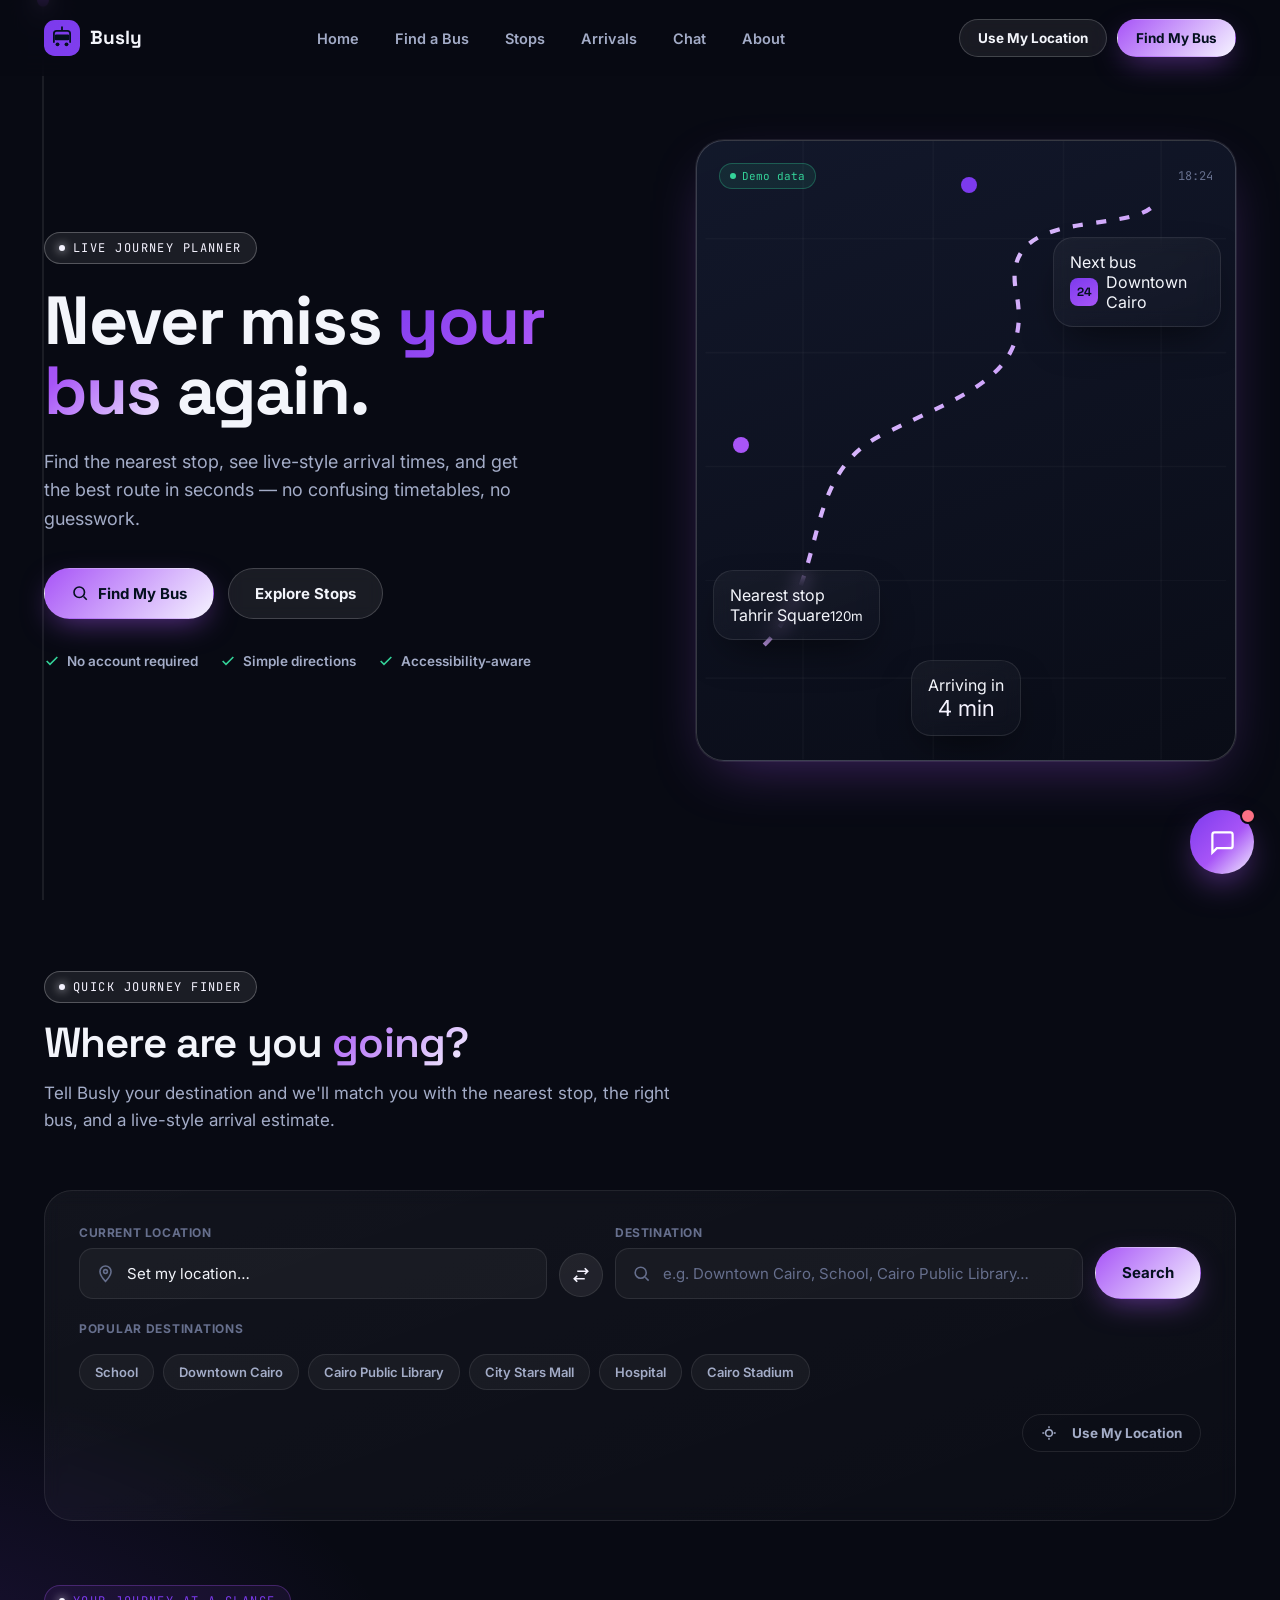
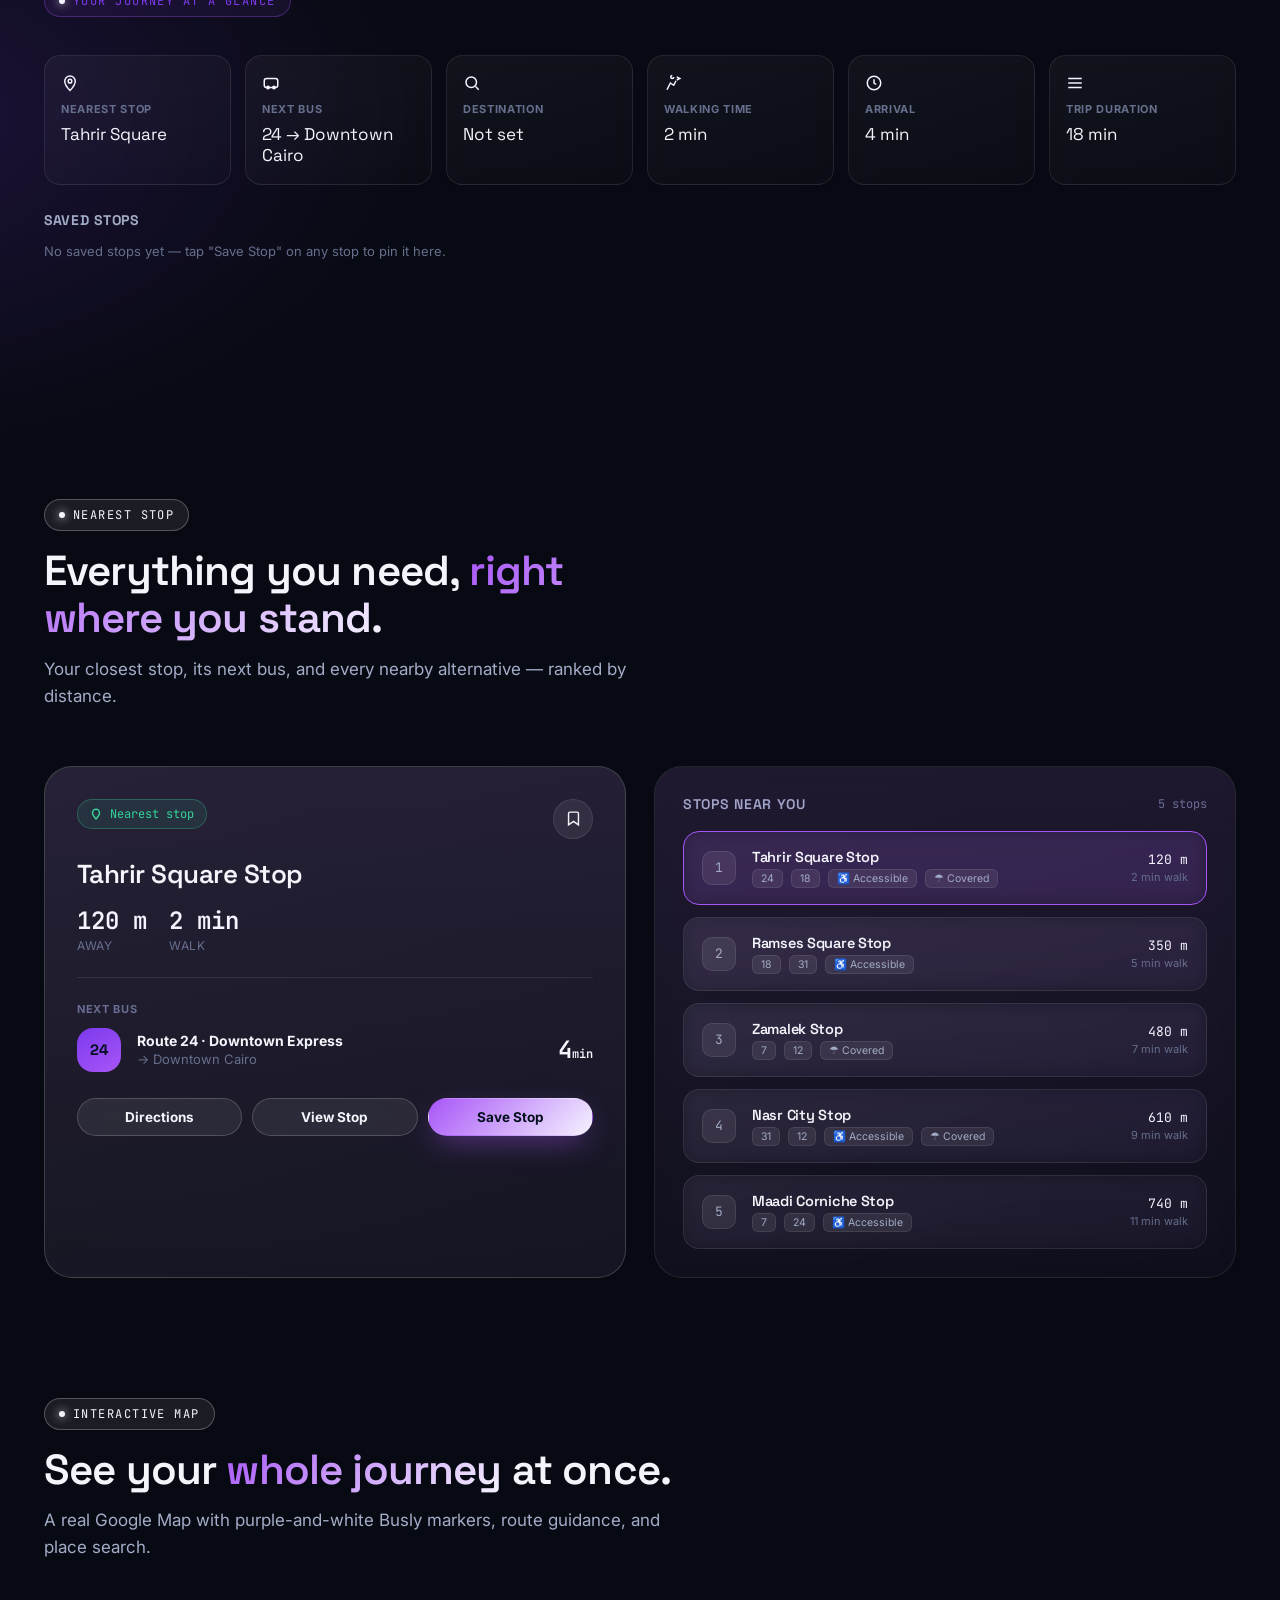
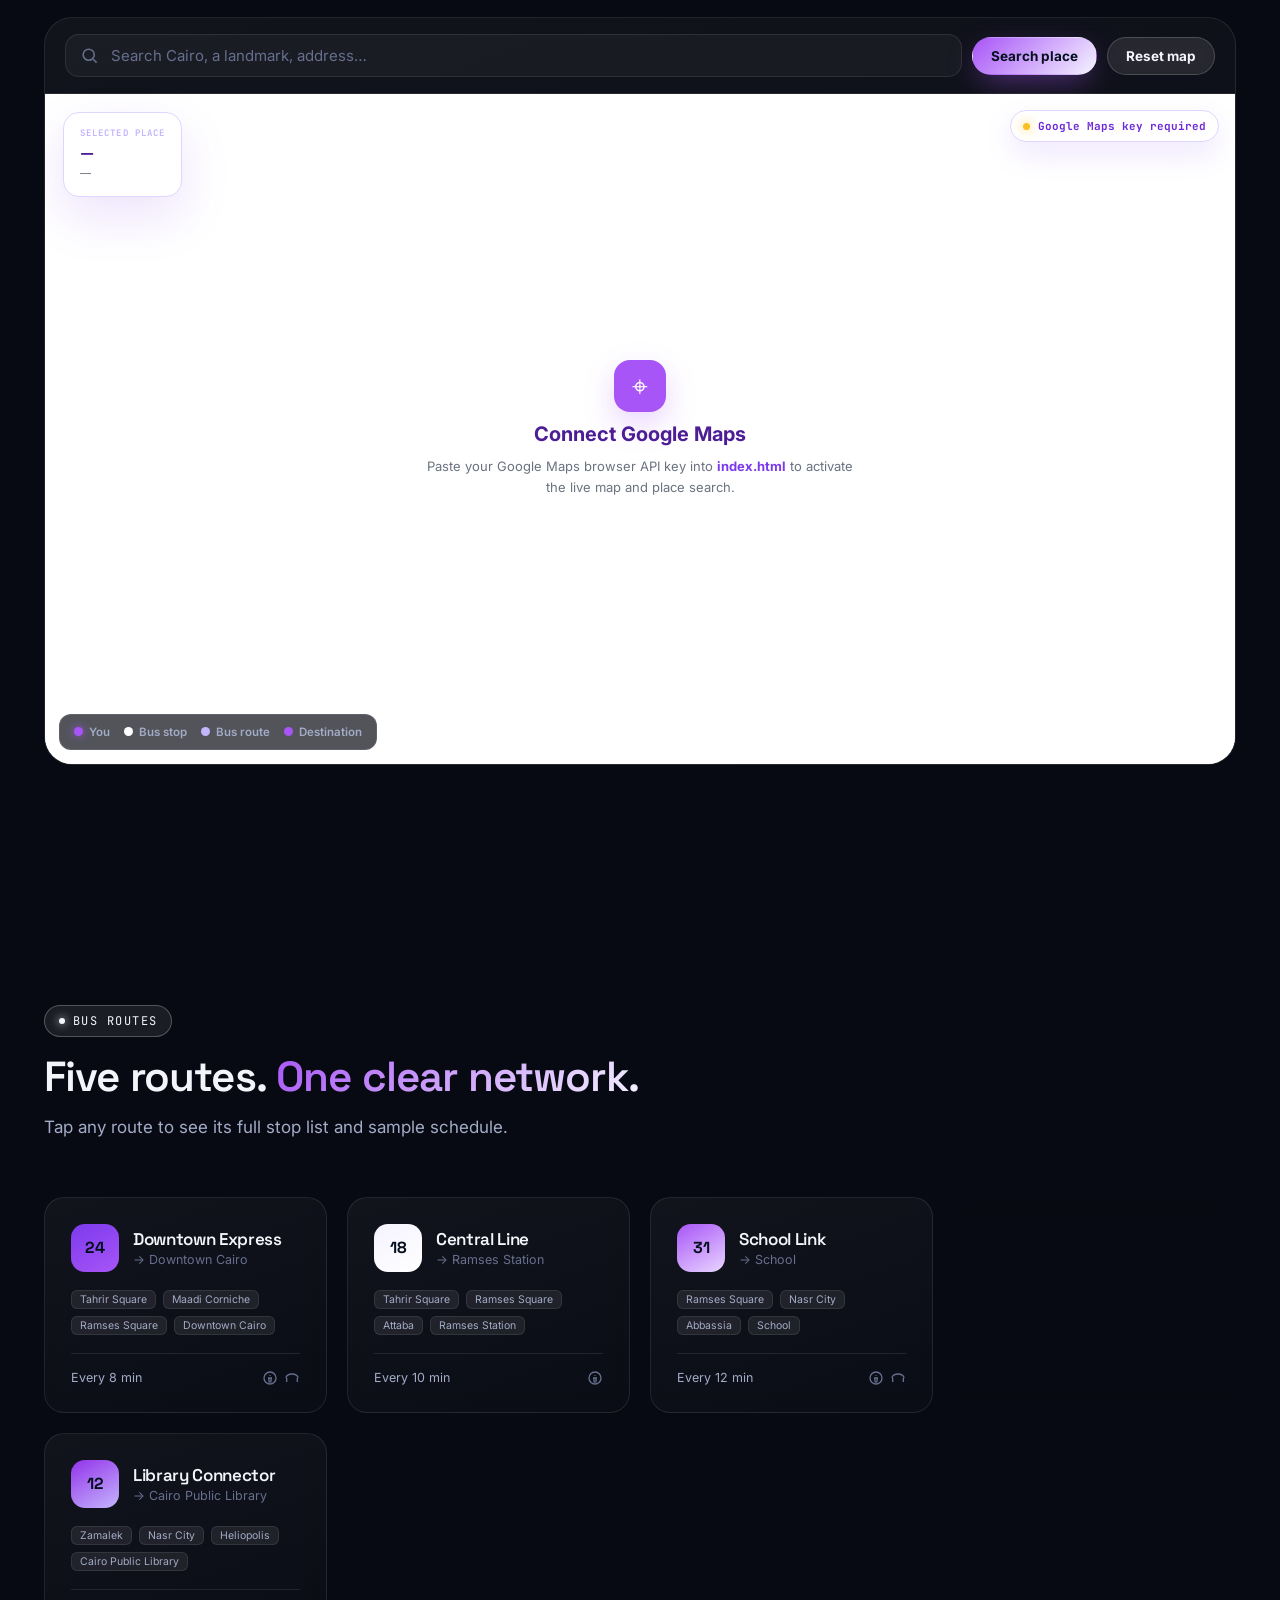
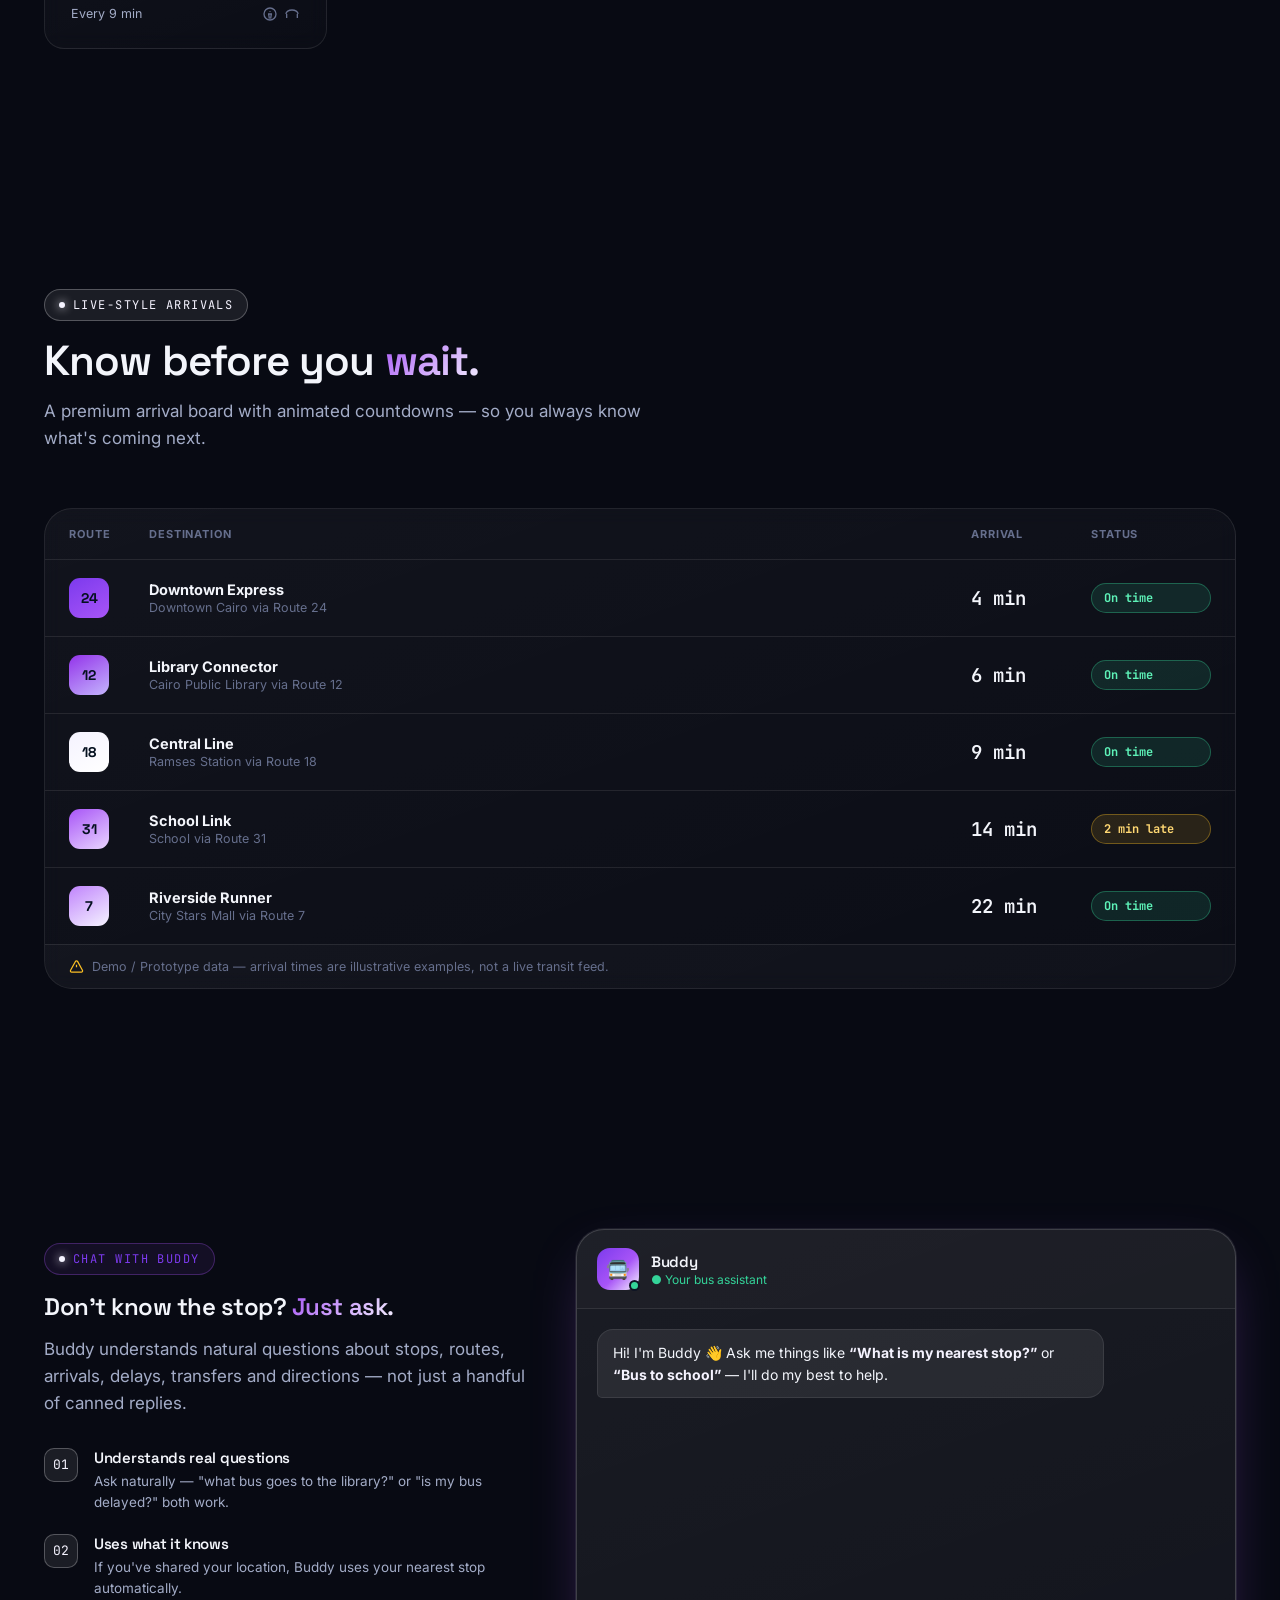
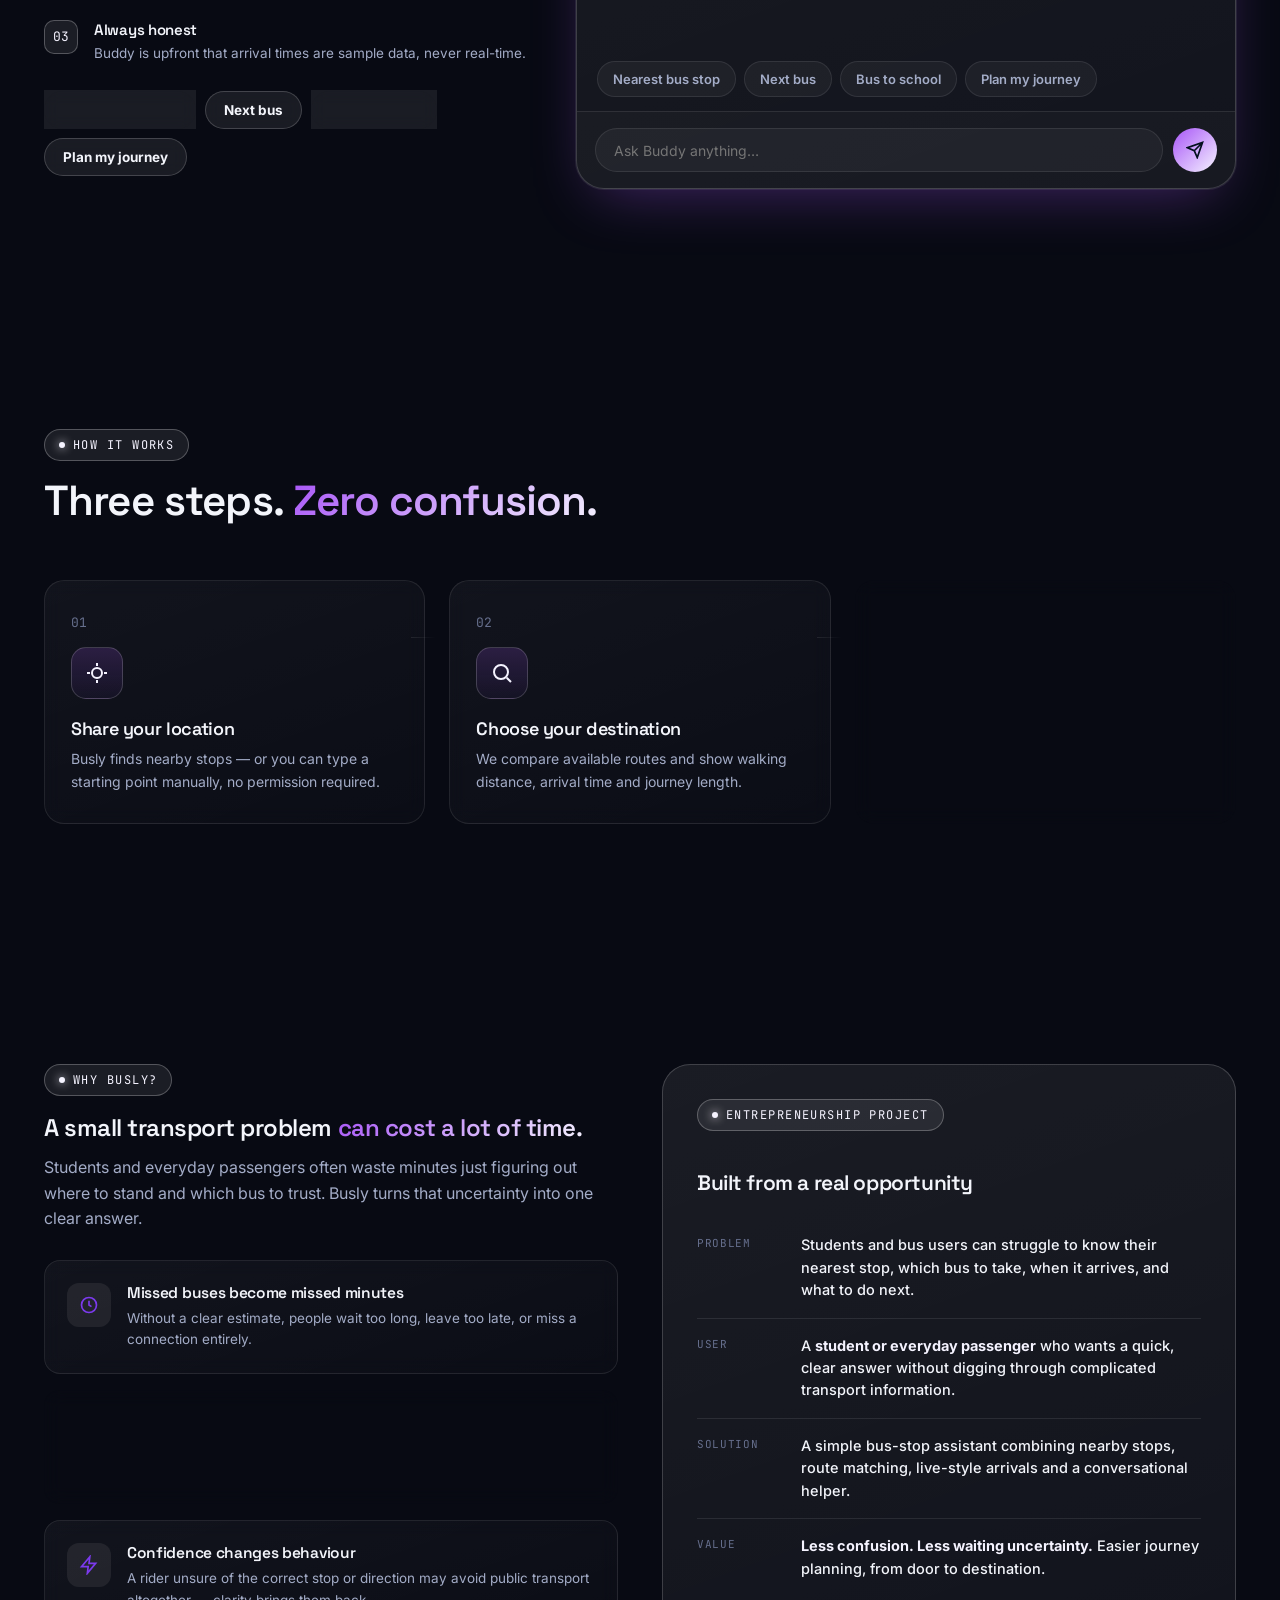
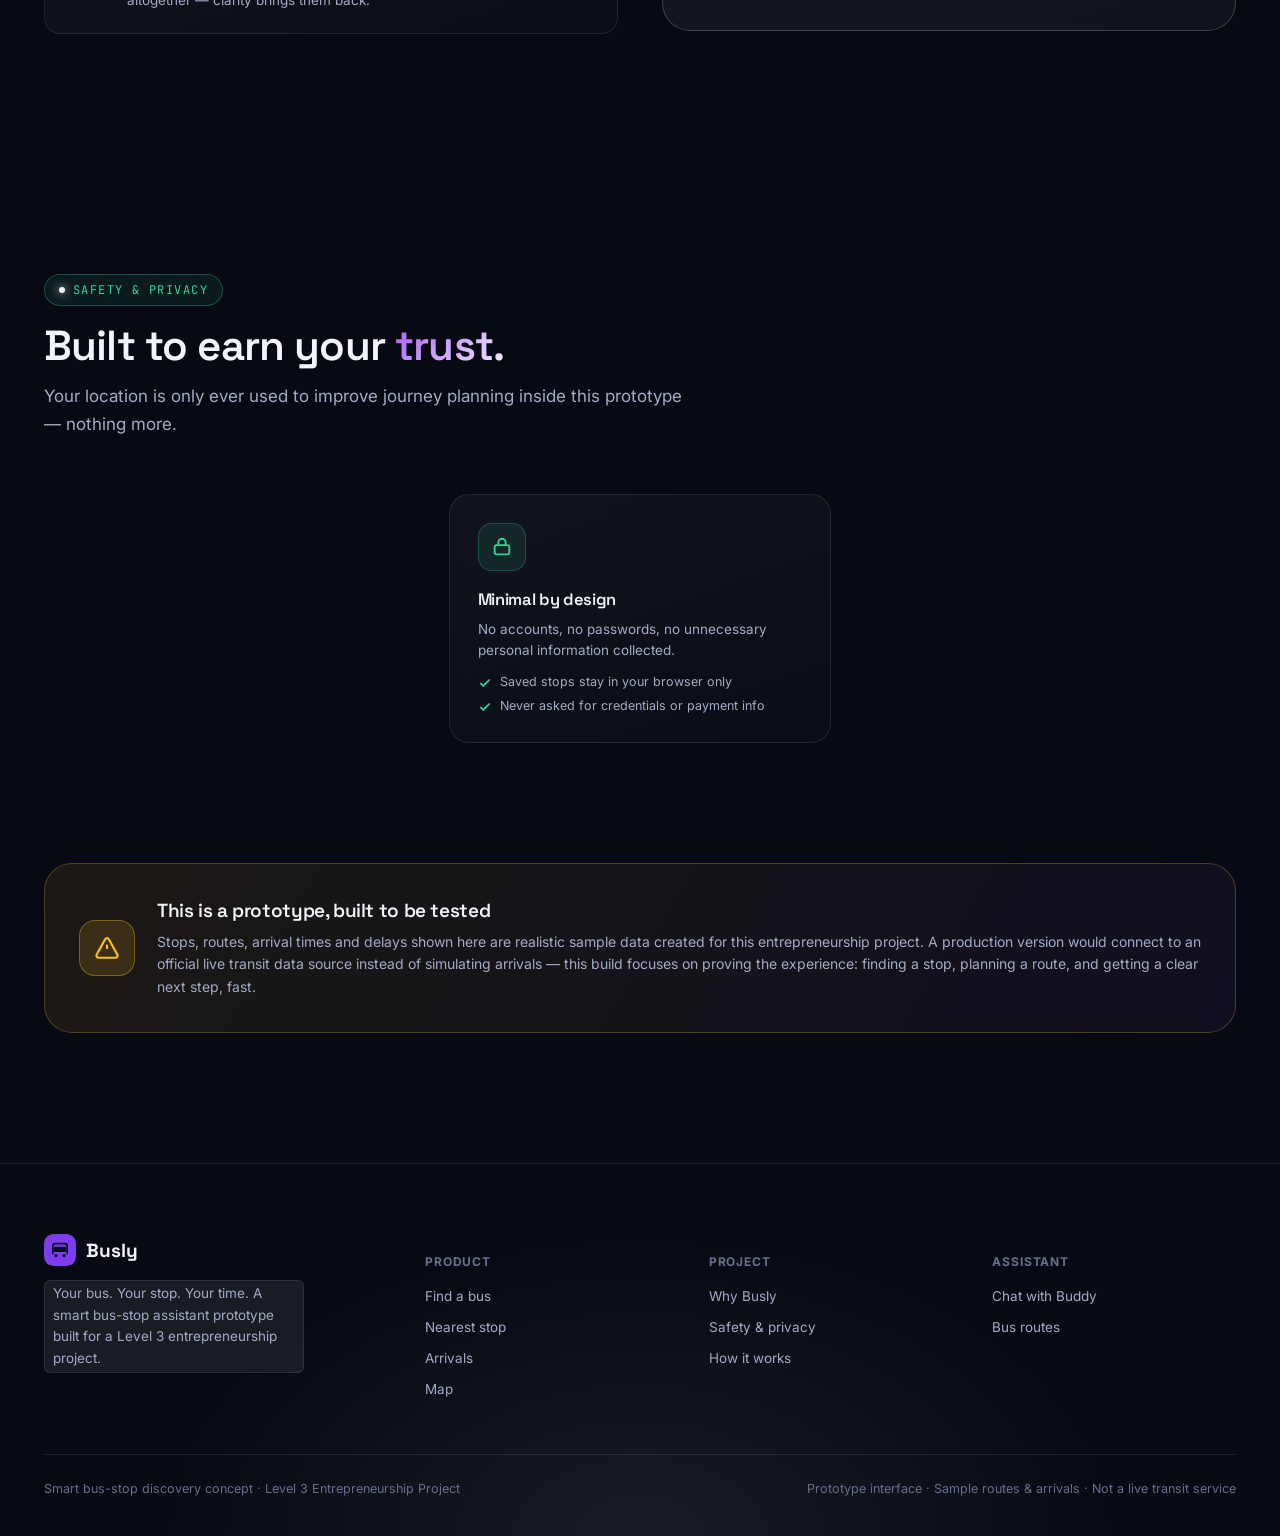
<file: index.html>
<!DOCTYPE html>
<html lang="en">
<head>
<meta charset="UTF-8">
<meta name="viewport" content="width=device-width, initial-scale=1.0">
<meta name="theme-color" content="#080b14">
<title>Busly — Your bus. Your stop. Your time.</title>
<meta name="description" content="Busly is a smart bus-stop assistant prototype: find your nearest stop, plan a journey, see live-style arrivals, and ask Buddy for help.">
<link rel="preconnect" href="https://fonts.googleapis.com">
<link rel="preconnect" href="https://fonts.gstatic.com" crossorigin>
<link href="https://fonts.googleapis.com/css2?family=Space+Grotesk:wght@500;600;700&family=Inter:wght@400;500;600;700;800&family=JetBrains+Mono:wght@400;500;600&display=swap" rel="stylesheet">
<link rel="stylesheet" href="style.css">
</head>
<body>

<a href="#main" class="skip-link">Skip to content</a>

<!-- decorative route rail -->
<div class="route-rail" aria-hidden="true">
  <svg width="34" height="100vh" viewBox="0 0 34 800" preserveAspectRatio="none" style="height:100vh;">
    <defs>
      <linearGradient id="railGrad" x1="0" y1="0" x2="0" y2="1">
        <stop offset="0%" stop-color="#ffffff"/>
        <stop offset="50%" stop-color="#c084fc"/>
        <stop offset="100%" stop-color="#7c3aed"/>
      </linearGradient>
    </defs>
    <path class="rail-track" id="railTrack" d="M17 0 L17 800"/>
    <path class="rail-fill" id="railFill" d="M17 0 L17 800" stroke-dasharray="800" stroke-dashoffset="800"/>
    <circle class="rail-bus" id="railBus" r="6" fill="#a855f7" cx="17" cy="0"/>
  </svg>
</div>

<!-- ============ NAV ============ -->
<header class="nav" id="siteNav">
  <div class="wrap nav__inner">
    <a href="#top" class="nav__brand" id="logoHome">
      <svg class="logo-mark" viewBox="0 0 40 40" fill="none" xmlns="http://www.w3.org/2000/svg">
        <defs><linearGradient id="logoGrad" x1="0" y1="0" x2="40" y2="40"><stop stop-color="#7c3aed"/><stop offset="1" stop-color="#f5f3ff"/></linearGradient></defs>
        <rect width="40" height="40" rx="12" fill="url(#logoGrad)"/>
        <path d="M11 24.5V15a3 3 0 013-3h12a3 3 0 013 3v9.5" stroke="#04101f" stroke-width="2" stroke-linecap="round"/>
        <rect x="12" y="16" width="16" height="6.5" rx="1.5" fill="#04101f"/>
        <circle cx="15" cy="27" r="2.1" fill="#04101f"/>
        <circle cx="25" cy="27" r="2.1" fill="#04101f"/>
        <path d="M20 8v3" stroke="#04101f" stroke-width="2" stroke-linecap="round"/>
      </svg>
      Busly
    </a>
    <ul class="nav__links">
      <li><a href="#top">Home</a></li>
      <li><a href="#planner">Find a Bus</a></li>
      <li><a href="#nearest">Stops</a></li>
      <li><a href="#arrivals">Arrivals</a></li>
      <li><a href="#chat" id="navChatLink">Chat</a></li>
      <li><a href="#why">About</a></li>
    </ul>
    <div class="nav__cta">
      <button class="btn btn--secondary btn--sm" id="navLocationBtn">Use My Location</button>
      <button class="btn btn--primary btn--sm" id="navFindBtn">Find My Bus</button>
    </div>
  </div>
</header>

<main id="main">

<!-- ============ HERO ============ -->
<section class="hero" id="top">
  <div class="wrap hero__grid">
    <div class="hero__content" data-animate>
      <span class="eyebrow">Live Journey Planner</span>
      <h1>Never miss <em>your bus</em> again.</h1>
      <p class="hero__sub">Find the nearest stop, see live-style arrival times, and get the best route in seconds — no confusing timetables, no guesswork.</p>
      <div class="hero__cta-row">
        <button class="btn btn--primary" id="heroFindBtn">
          <svg width="18" height="18" viewBox="0 0 24 24" fill="none" stroke="currentColor" stroke-width="2.2"><circle cx="11" cy="11" r="7"/><path d="M21 21l-4.3-4.3"/></svg>
          Find My Bus
        </button>
        <button class="btn btn--secondary" id="heroExploreBtn">Explore Stops</button>
      </div>
      <div class="hero__trust">
        <span><svg viewBox="0 0 24 24" fill="none" stroke="currentColor" stroke-width="2.4"><path d="M20 6L9 17l-5-5"/></svg>No account required</span>
        <span><svg viewBox="0 0 24 24" fill="none" stroke="currentColor" stroke-width="2.4"><path d="M20 6L9 17l-5-5"/></svg>Simple directions</span>
        <span><svg viewBox="0 0 24 24" fill="none" stroke="currentColor" stroke-width="2.4"><path d="M20 6L9 17l-5-5"/></svg>Accessibility-aware</span>
      </div>
    </div>

    <div class="hero__visual" data-animate style="transition-delay:.1s;">
      <div class="hero-map-card">
        <svg class="route-line-svg" viewBox="0 0 320 380" aria-hidden="true">
          <defs><linearGradient id="heroLineGrad" x1="0" y1="0" x2="1" y2="1"><stop stop-color="#f5f3ff"/><stop offset="1" stop-color="#a855f7"/></linearGradient></defs>
          <path class="route-line-path" d="M40 300 C 80 260, 60 200, 110 175 S 200 140, 190 90 S 250 55, 270 40"/>
        </svg>
        <div class="hero-map-card__grid">
          <svg width="100%" height="100%" viewBox="0 0 320 380" aria-hidden="true">
            <g stroke="rgba(255,255,255,.06)" stroke-width="1">
              <path d="M0 60H320"/><path d="M0 130H320"/><path d="M0 200H320"/><path d="M0 270H320"/><path d="M0 330H320"/>
              <path d="M60 0V380"/><path d="M140 0V380"/><path d="M220 0V380"/><path d="M280 0V380"/>
            </g>
          </svg>
        </div>
        <div class="hero-map-card__head">
          <span class="pill">Demo data</span>
          <span style="font-family:var(--font-mono);font-size:12px;color:var(--text-faint);">18:24</span>
        </div>
        <div class="route-dot-pulse" style="left:36px;top:296px;" aria-hidden="true"></div>
        <div class="route-dot-pulse" style="left:264px;top:36px;background:var(--purple);animation-delay:.6s;" aria-hidden="true"></div>

        <div class="hero-map-card__float float-card--stop glass">
          <div class="label">Nearest stop</div>
          <div class="value">Tahrir Square<small>120m</small></div>
        </div>
        <div class="hero-map-card__float float-card--bus glass">
          <div class="label">Next bus</div>
          <div class="value" style="display:flex;align-items:center;gap:8px;">
            <span class="route-badge rb-blue" style="width:28px;height:28px;font-size:12px;border-radius:8px;">24</span>
            Downtown Cairo
          </div>
        </div>
        <div class="hero-map-card__float float-card--eta glass">
          <div class="label">Arriving in</div>
          <div class="value" style="color:var(--cyan);font-size:22px;">4 min</div>
        </div>
      </div>
    </div>
  </div>
</section>

<!-- ============ JOURNEY FINDER ============ -->
<section class="section" id="planner">
  <div class="wrap">
    <div class="section-head" data-animate>
      <span class="eyebrow">Quick Journey Finder</span>
      <h2>Where are you <span class="grad-text">going?</span></h2>
      <p>Tell Busly your destination and we'll match you with the nearest stop, the right bus, and a live-style arrival estimate.</p>
    </div>

    <div class="glass finder-card" data-animate>
      <div class="finder-fields">
        <div class="field">
          <label for="fromInput">Current location</label>
          <div class="field-input">
            <svg viewBox="0 0 24 24" fill="none" stroke="currentColor" stroke-width="2"><path d="M12 22s7-7.4 7-12.5A7 7 0 105 9.5C5 14.6 12 22 12 22z"/><circle cx="12" cy="9.5" r="2.4"/></svg>
            <input type="text" id="fromInput" value="Set my location…" readonly aria-describedby="fromHint">
          </div>
          <div id="fromHint" class="sr-only">Use the location banner below to detect your position, or type a starting point manually.</div>
        </div>
        <button class="swap-btn" id="swapBtn" aria-label="Swap starting point and destination" type="button">
          <svg width="18" height="18" viewBox="0 0 24 24" fill="none" stroke="currentColor" stroke-width="2.2"><path d="M17 3l4 4-4 4M21 7H7M7 21l-4-4 4-4M3 17h14"/></svg>
        </button>
        <div class="field">
          <label for="toInput">Destination</label>
          <div class="field-input">
            <svg viewBox="0 0 24 24" fill="none" stroke="currentColor" stroke-width="2"><circle cx="11" cy="11" r="7"/><path d="M21 21l-4.3-4.3"/></svg>
            <input type="text" id="toInput" placeholder="e.g. Downtown Cairo, School, Cairo Public Library…" autocomplete="off">
          </div>
        </div>
        <button class="btn btn--primary" id="searchBtn" type="button" style="height:52px;">Search</button>
      </div>

      <span class="chip-label">Popular destinations</span>
      <div class="chip-row" id="chipRow" role="group" aria-label="Popular destinations">
        <button class="chip" data-dest="School">School</button>
        <button class="chip" data-dest="Downtown Cairo">Downtown Cairo</button>
        <button class="chip" data-dest="Cairo Public Library">Cairo Public Library</button>
        <button class="chip" data-dest="City Stars Mall">City Stars Mall</button>
        <button class="chip" data-dest="Hospital">Hospital</button>
        <button class="chip" data-dest="Cairo Stadium">Cairo Stadium</button>
      </div>

      <div id="locationBanner" class="location-banner" style="display:none;" role="status"></div>

      <div class="finder-actions">
        <button class="btn btn--ghost btn--sm" id="useLocationBtn" type="button">
          <svg width="16" height="16" viewBox="0 0 24 24" fill="none" stroke="currentColor" stroke-width="2.2" style="margin-right:6px;"><path d="M12 2v3M12 19v3M2 12h3M19 12h3"/><circle cx="12" cy="12" r="5"/></svg>
          Use My Location
        </button>
      </div>

      <div class="result-area" id="resultArea" aria-live="polite"></div>
    </div>

    <!-- Dashboard -->
    <div id="dashboardWrap" data-animate>
      <div class="section-head" style="margin-top:64px;margin-bottom:28px;">
        <span class="eyebrow" style="color:var(--purple);border-color:rgba(168,85,247,.3);background:rgba(168,85,247,.08);">Your Journey at a Glance</span>
      </div>
      <div class="dash-grid" id="dashGrid">
        <div class="glass dash-card"><svg viewBox="0 0 24 24" fill="none" stroke="currentColor" stroke-width="2"><path d="M12 22s7-7.4 7-12.5A7 7 0 105 9.5C5 14.6 12 22 12 22z"/><circle cx="12" cy="9.5" r="2.4"/></svg><div class="label">Nearest stop</div><div class="value" id="dashStop">Tahrir Square</div></div>
        <div class="glass dash-card"><svg viewBox="0 0 24 24" fill="none" stroke="currentColor" stroke-width="2"><rect x="3" y="6" width="18" height="12" rx="3"/><circle cx="8" cy="18" r="1.6"/><circle cx="16" cy="18" r="1.6"/></svg><div class="label">Next bus</div><div class="value" id="dashBus">24 → Downtown Cairo</div></div>
        <div class="glass dash-card"><svg viewBox="0 0 24 24" fill="none" stroke="currentColor" stroke-width="2"><circle cx="11" cy="11" r="7"/><path d="M21 21l-4.3-4.3"/></svg><div class="label">Destination</div><div class="value" id="dashDest">Not set</div></div>
        <div class="glass dash-card"><svg viewBox="0 0 24 24" fill="none" stroke="currentColor" stroke-width="2"><path d="M13 4a2 2 0 11-2-2M4 21l4.5-9L13 15l3-6M17 4l4 2-4 2"/></svg><div class="label">Walking time</div><div class="value" id="dashWalk">2 min</div></div>
        <div class="glass dash-card"><svg viewBox="0 0 24 24" fill="none" stroke="currentColor" stroke-width="2"><circle cx="12" cy="12" r="9"/><path d="M12 7v5l3 2"/></svg><div class="label">Arrival</div><div class="value" id="dashArrival">4 min</div></div>
        <div class="glass dash-card"><svg viewBox="0 0 24 24" fill="none" stroke="currentColor" stroke-width="2"><path d="M3 12h18M3 6h18M3 18h18"/></svg><div class="label">Trip duration</div><div class="value" id="dashDuration">18 min</div></div>
      </div>

      <div class="saved-stops">
        <div class="saved-stops-head">
          <h4>Saved stops</h4>
        </div>
        <div class="saved-chip-row" id="savedChipRow">
          <span style="font-size:13px;color:var(--text-faint);" id="savedEmptyMsg">No saved stops yet — tap "Save Stop" on any stop to pin it here.</span>
        </div>
      </div>
    </div>
  </div>
</section>

<!-- ============ NEAREST STOP + STOP LIST ============ -->
<section class="section" id="nearest">
  <div class="wrap">
    <div class="section-head" data-animate>
      <span class="eyebrow">Nearest Stop</span>
      <h2>Everything you need, <span class="grad-text">right where you stand.</span></h2>
      <p>Your closest stop, its next bus, and every nearby alternative — ranked by distance.</p>
    </div>

    <div class="nearest-grid">
      <div class="glass-strong nearest-card" data-animate>
        <div class="nearest-card__top">
          <span class="nearest-card__badge"><svg width="12" height="12" viewBox="0 0 24 24" fill="none" stroke="currentColor" stroke-width="3"><path d="M12 22s7-7.4 7-12.5A7 7 0 105 9.5C5 14.6 12 22 12 22z"/></svg>Nearest stop</span>
          <button class="icon-btn" id="saveStopBtn" aria-label="Save this stop">
            <svg width="17" height="17" viewBox="0 0 24 24" fill="none" stroke="currentColor" stroke-width="2" id="saveStopIcon"><path d="M19 21l-7-5-7 5V5a2 2 0 012-2h10a2 2 0 012 2z"/></svg>
          </button>
        </div>
        <h3 id="nearestName">Tahrir Square Stop</h3>
        <div class="nearest-card__dist">
          <div><span class="big" id="nearestDist">120 m</span><span class="small">away</span></div>
          <div><span class="big" id="nearestWalk">2 min</span><span class="small">walk</span></div>
        </div>
        <div class="nearest-divider"></div>
        <div style="font-size:11px;text-transform:uppercase;letter-spacing:.06em;color:var(--text-faint);font-weight:700;margin-bottom:12px;">Next bus</div>
        <div class="next-bus-row">
          <span class="route-badge rb-blue" id="nearestBusBadge" style="width:44px;height:44px;font-size:15px;">24</span>
          <div class="rt"><div class="num" id="nearestBusNum">Route 24 · Downtown Express</div><div class="to" id="nearestBusTo">→ Downtown Cairo</div></div>
          <div class="time" id="nearestBusTime">4<span style="font-size:12px;">min</span></div>
        </div>
        <div class="nearest-actions">
          <button class="btn btn--secondary btn--sm" id="directionsBtn">Directions</button>
          <button class="btn btn--secondary btn--sm" id="viewStopBtn">View Stop</button>
          <button class="btn btn--primary btn--sm" id="saveStopBtn2">Save Stop</button>
        </div>
      </div>

      <div class="glass nearest-card" style="padding:28px;" data-animate style="transition-delay:.08s;">
        <div style="display:flex;justify-content:space-between;align-items:center;margin-bottom:18px;">
          <h4 style="font-size:14px;text-transform:uppercase;letter-spacing:.05em;color:var(--text-dim);">Stops near you</h4>
          <span style="font-size:12px;color:var(--text-faint);font-family:var(--font-mono);" id="stopCount">5 stops</span>
        </div>
        <div class="stop-list" id="stopList"></div>
      </div>
    </div>
  </div>
</section>

<!-- ============ MAP ============ -->
<section class="section" id="map" style="padding-top:0;">
  <div class="wrap">
    <div class="section-head" data-animate>
      <span class="eyebrow">Interactive Map</span>
      <h2>See your <span class="grad-text">whole journey</span> at once.</h2>
      <p>A real Google Map with purple-and-white Busly markers, route guidance, and place search.</p>
    </div>
    <div class="glass map-shell google-map-shell" data-animate>
      <div class="map-toolbar">
        <div class="field-input map-search-field">
          <svg viewBox="0 0 24 24" fill="none" stroke="currentColor" stroke-width="2" width="17" height="17"><circle cx="11" cy="11" r="7"/><path d="M21 21l-4.3-4.3"/></svg>
          <input type="text" id="mapSearchInput" placeholder="Search Cairo, a landmark, address…" autocomplete="off">
        </div>
        <button class="btn btn--primary btn--sm" id="mapSearchBtn">Search place</button>
        <button class="btn btn--secondary btn--sm" id="mapResetBtn">Reset map</button>
      </div>
      <div class="map-canvas-wrap google-map-wrap">
        <div id="googleMap" role="application" aria-label="Interactive Google Map"></div>
        <div class="map-status-pill" id="mapStatusPill"><span class="map-status-dot"></span><span>Google Maps</span></div>
        <div class="map-place-card glass" id="mapPlaceCard" hidden>
          <div class="map-place-card__eyebrow">Selected place</div>
          <strong id="mapPlaceName">—</strong>
          <span id="mapPlaceAddress">—</span>
        </div>
        <div class="map-legend">
          <span><i class="legend-you"></i>You</span>
          <span><i class="legend-stop"></i>Bus stop</span>
          <span><i class="legend-route"></i>Bus route</span>
          <span><i class="legend-destination"></i>Destination</span>
        </div>
      </div>
    </div>
  </div>
</section>

<!-- ============ ROUTES ============ -->
<section class="section" id="routes">
  <div class="wrap">
    <div class="section-head" data-animate>
      <span class="eyebrow">Bus Routes</span>
      <h2>Five routes. <span class="grad-text">One clear network.</span></h2>
      <p>Tap any route to see its full stop list and sample schedule.</p>
    </div>
    <div class="routes-grid" id="routesGrid" data-animate></div>
  </div>
</section>

<!-- ============ ARRIVALS ============ -->
<section class="section" id="arrivals">
  <div class="wrap">
    <div class="section-head" data-animate>
      <span class="eyebrow">Live-Style Arrivals</span>
      <h2>Know before you <span class="grad-text">wait.</span></h2>
      <p>A premium arrival board with animated countdowns — so you always know what's coming next.</p>
    </div>
    <div class="glass arrival-board" data-animate>
      <div class="arrival-board__head">
        <span>Route</span><span>Destination</span><span>Arrival</span><span>Status</span>
      </div>
      <div id="arrivalList"></div>
      <div class="prototype-tag">
        <svg viewBox="0 0 24 24" fill="none" stroke="currentColor" stroke-width="2"><path d="M12 9v4M12 17h.01M10.3 3.9L2.5 18a2 2 0 001.7 3h15.6a2 2 0 001.7-3L13.7 3.9a2 2 0 00-3.4 0z"/></svg>
        Demo / Prototype data — arrival times are illustrative examples, not a live transit feed.
      </div>
    </div>
  </div>
</section>

<!-- ============ CHAT ============ -->
<section class="section" id="chat">
  <div class="wrap chat-showcase">
    <div data-animate>
      <span class="eyebrow" style="color:var(--purple);border-color:rgba(168,85,247,.3);background:rgba(168,85,247,.08);">Chat with Buddy</span>
      <h2 style="margin-top:16px;">Don't know the stop? <span class="grad-text">Just ask.</span></h2>
      <p style="font-size:17px;margin-top:14px;">Buddy understands natural questions about stops, routes, arrivals, delays, transfers and directions — not just a handful of canned replies.</p>
      <div class="chat-points">
        <div class="chat-point"><span class="num">01</span><div><h4>Understands real questions</h4><p>Ask naturally — "what bus goes to the library?" or "is my bus delayed?" both work.</p></div></div>
        <div class="chat-point"><span class="num">02</span><div><h4>Uses what it knows</h4><p>If you've shared your location, Buddy uses your nearest stop automatically.</p></div></div>
        <div class="chat-point"><span class="num">03</span><div><h4>Always honest</h4><p>Buddy is upfront that arrival times are sample data, never real-time.</p></div></div>
      </div>
      <div class="chat-prompt-row">
        <button class="btn btn--secondary btn--sm chip-prompt" data-prompt="Nearest bus stop">Nearest bus stop</button>
        <button class="btn btn--secondary btn--sm chip-prompt" data-prompt="Next bus">Next bus</button>
        <button class="btn btn--secondary btn--sm chip-prompt" data-prompt="Bus to school">Bus to school</button>
        <button class="btn btn--secondary btn--sm chip-prompt" data-prompt="Plan my journey">Plan my journey</button>
      </div>
    </div>

    <div class="glass-strong chat-preview" data-animate style="transition-delay:.1s;">
      <div class="chat-header">
        <div class="chat-avatar">🚍<span class="dot"></span></div>
        <div><h4>Buddy</h4><div class="sub">● Your bus assistant</div></div>
      </div>
      <div class="chat-body" id="chatBodyInline"></div>
      <div class="chat-suggest" id="chatSuggestInline">
        <button class="chip chip-prompt" data-prompt="Nearest bus stop">Nearest bus stop</button>
        <button class="chip chip-prompt" data-prompt="Next bus">Next bus</button>
        <button class="chip chip-prompt" data-prompt="Bus to school">Bus to school</button>
        <button class="chip chip-prompt" data-prompt="Plan my journey">Plan my journey</button>
      </div>
      <div class="chat-input-row">
        <input type="text" id="chatInputInline" placeholder="Ask Buddy anything…" aria-label="Message Buddy">
        <button class="chat-send" id="chatSendInline" aria-label="Send message">
          <svg viewBox="0 0 24 24" fill="none" stroke="currentColor" stroke-width="2.3"><path d="M22 2L11 13M22 2l-7 20-4-9-9-4 20-7z"/></svg>
        </button>
      </div>
    </div>
  </div>
</section>

<!-- ============ HOW IT WORKS ============ -->
<section class="section" id="how">
  <div class="wrap">
    <div class="section-head" data-animate>
      <span class="eyebrow">How It Works</span>
      <h2>Three steps. <span class="grad-text">Zero confusion.</span></h2>
    </div>
    <div class="how-grid">
      <div class="glass how-card" data-animate>
        <div class="how-connector"></div>
        <span class="step-num">01</span>
        <div class="step-icon"><svg viewBox="0 0 24 24" fill="none" stroke="currentColor" stroke-width="2"><path d="M12 2v3M12 19v3M2 12h3M19 12h3"/><circle cx="12" cy="12" r="5"/></svg></div>
        <h3>Share your location</h3>
        <p>Busly finds nearby stops — or you can type a starting point manually, no permission required.</p>
      </div>
      <div class="glass how-card" data-animate style="transition-delay:.1s;">
        <div class="how-connector"></div>
        <span class="step-num">02</span>
        <div class="step-icon"><svg viewBox="0 0 24 24" fill="none" stroke="currentColor" stroke-width="2"><circle cx="11" cy="11" r="7"/><path d="M21 21l-4.3-4.3"/></svg></div>
        <h3>Choose your destination</h3>
        <p>We compare available routes and show walking distance, arrival time and journey length.</p>
      </div>
      <div class="glass how-card" data-animate style="transition-delay:.2s;">
        <span class="step-num">03</span>
        <div class="step-icon"><svg viewBox="0 0 24 24" fill="none" stroke="currentColor" stroke-width="2"><rect x="3" y="6" width="18" height="12" rx="3"/><circle cx="8" cy="18" r="1.6"/><circle cx="16" cy="18" r="1.6"/></svg></div>
        <h3>Catch your bus</h3>
        <p>See the next arrival, which stop to board at, and exactly what to do next.</p>
      </div>
    </div>
  </div>
</section>

<!-- ============ WHY BUSBUDDY + ENTREPRENEURSHIP ============ -->
<section class="section" id="why">
  <div class="wrap why-layout">
    <div data-animate>
      <span class="eyebrow">Why Busly?</span>
      <h2 style="margin-top:16px;">A small transport problem <span class="grad-text">can cost a lot of time.</span></h2>
      <p style="font-size:16px;margin-top:12px;">Students and everyday passengers often waste minutes just figuring out where to stand and which bus to trust. Busly turns that uncertainty into one clear answer.</p>
      <div class="why-grid" style="margin-top:28px;">
        <div class="glass why-card">
          <div class="icon"><svg viewBox="0 0 24 24" fill="none" stroke="currentColor" stroke-width="2"><circle cx="12" cy="12" r="9"/><path d="M12 7v5l3 2"/></svg></div>
          <div><h4>Missed buses become missed minutes</h4><p>Without a clear estimate, people wait too long, leave too late, or miss a connection entirely.</p></div>
        </div>
        <div class="glass why-card">
          <div class="icon"><svg viewBox="0 0 24 24" fill="none" stroke="currentColor" stroke-width="2"><path d="M4 6h16M4 12h16M4 18h7"/></svg></div>
          <div><h4>Information is scattered</h4><p>Stop signs, paper timetables and route maps rarely answer the same question in one place.</p></div>
        </div>
        <div class="glass why-card">
          <div class="icon"><svg viewBox="0 0 24 24" fill="none" stroke="currentColor" stroke-width="2"><path d="M13 2L3 14h8l-1 8 10-12h-8l1-8z"/></svg></div>
          <div><h4>Confidence changes behaviour</h4><p>A rider unsure of the correct stop or direction may avoid public transport altogether — clarity brings them back.</p></div>
        </div>
      </div>
    </div>

    <div class="glass-strong value-card" data-animate style="transition-delay:.1s;">
      <span class="eyebrow">Entrepreneurship Project</span>
      <h3 style="margin-top:18px;font-size:21px;">Built from a real opportunity</h3>
      <div style="margin-top:22px;">
        <div class="value-row"><div class="k">Problem</div><div class="v">Students and bus users can struggle to know their nearest stop, which bus to take, when it arrives, and what to do next.</div></div>
        <div class="value-row"><div class="k">User</div><div class="v">A <b>student or everyday passenger</b> who wants a quick, clear answer without digging through complicated transport information.</div></div>
        <div class="value-row"><div class="k">Solution</div><div class="v">A simple bus-stop assistant combining nearby stops, route matching, live-style arrivals and a conversational helper.</div></div>
        <div class="value-row"><div class="k">Value</div><div class="v"><b>Less confusion. Less waiting uncertainty.</b> Easier journey planning, from door to destination.</div></div>
      </div>
    </div>
  </div>
</section>

<!-- ============ SAFETY & PRIVACY ============ -->
<section class="section" id="safety">
  <div class="wrap">
    <div class="section-head" data-animate>
      <span class="eyebrow" style="color:var(--mint);border-color:rgba(52,211,153,.3);background:rgba(52,211,153,.08);">Safety &amp; Privacy</span>
      <h2>Built to earn your <span class="grad-text">trust.</span></h2>
      <p>Your location is only ever used to improve journey planning inside this prototype — nothing more.</p>
    </div>
    <div class="safety-grid">
      <div class="glass safety-card" data-animate>
        <div class="icon"><svg viewBox="0 0 24 24" fill="none" stroke="currentColor" stroke-width="2"><path d="M12 22s7-7.4 7-12.5A7 7 0 105 9.5C5 14.6 12 22 12 22z"/><circle cx="12" cy="9.5" r="2.4"/></svg></div>
        <h3>Location, on your terms</h3>
        <p>Location access always requires explicit browser permission and is never assumed.</p>
        <ul>
          <li><svg viewBox="0 0 24 24" fill="none" stroke="currentColor" stroke-width="3"><path d="M20 6L9 17l-5-5"/></svg>You can always type a starting point instead</li>
          <li><svg viewBox="0 0 24 24" fill="none" stroke="currentColor" stroke-width="3"><path d="M20 6L9 17l-5-5"/></svg>Denying access never breaks the app</li>
        </ul>
      </div>
      <div class="glass safety-card" data-animate style="transition-delay:.1s;">
        <div class="icon"><svg viewBox="0 0 24 24" fill="none" stroke="currentColor" stroke-width="2"><rect x="4" y="10" width="16" height="10" rx="2"/><path d="M8 10V7a4 4 0 018 0v3"/></svg></div>
        <h3>Minimal by design</h3>
        <p>No accounts, no passwords, no unnecessary personal information collected.</p>
        <ul>
          <li><svg viewBox="0 0 24 24" fill="none" stroke="currentColor" stroke-width="3"><path d="M20 6L9 17l-5-5"/></svg>Saved stops stay in your browser only</li>
          <li><svg viewBox="0 0 24 24" fill="none" stroke="currentColor" stroke-width="3"><path d="M20 6L9 17l-5-5"/></svg>Never asked for credentials or payment info</li>
        </ul>
      </div>
      <div class="glass safety-card" data-animate style="transition-delay:.2s;">
        <div class="icon"><svg viewBox="0 0 24 24" fill="none" stroke="currentColor" stroke-width="2"><circle cx="12" cy="12" r="9"/><path d="M12 8v5M12 16h.01"/></svg></div>
        <h3>Honest simulation</h3>
        <p>This prototype uses realistic sample transport data unless a live transit API is connected.</p>
        <ul>
          <li><svg viewBox="0 0 24 24" fill="none" stroke="currentColor" stroke-width="3"><path d="M20 6L9 17l-5-5"/></svg>Demo data is always clearly labelled</li>
          <li><svg viewBox="0 0 24 24" fill="none" stroke="currentColor" stroke-width="3"><path d="M20 6L9 17l-5-5"/></svg>Buddy never claims sample data is live</li>
        </ul>
      </div>
    </div>
  </div>
</section>

<!-- ============ PROTOTYPE NOTICE ============ -->
<section class="section" style="padding-top:0;padding-bottom:90px;">
  <div class="wrap">
    <div class="proto-banner" data-animate>
      <div class="icon"><svg viewBox="0 0 24 24" fill="none" stroke="currentColor" stroke-width="2"><path d="M12 9v4M12 17h.01M10.3 3.9L2.5 18a2 2 0 001.7 3h15.6a2 2 0 001.7-3L13.7 3.9a2 2 0 00-3.4 0z"/></svg></div>
      <div>
        <h3>This is a prototype, built to be tested</h3>
        <p>Stops, routes, arrival times and delays shown here are realistic sample data created for this entrepreneurship project. A production version would connect to an official live transit data source instead of simulating arrivals — this build focuses on proving the experience: finding a stop, planning a route, and getting a clear next step, fast.</p>
      </div>
    </div>
  </div>
</section>

</main>

<!-- ============ FOOTER ============ -->
<footer class="footer">
  <div class="wrap">
    <div class="footer__top">
      <div>
        <div class="footer__brand">
          <svg viewBox="0 0 40 40" fill="none" xmlns="http://www.w3.org/2000/svg"><rect width="40" height="40" rx="12" fill="url(#logoGrad)"/><path d="M11 24.5V15a3 3 0 013-3h12a3 3 0 013 3v9.5" stroke="#04101f" stroke-width="2" stroke-linecap="round"/><rect x="12" y="16" width="16" height="6.5" rx="1.5" fill="#04101f"/><circle cx="15" cy="27" r="2.1" fill="#04101f"/><circle cx="25" cy="27" r="2.1" fill="#04101f"/></svg>
          Busly
        </div>
        <p class="tag">Your bus. Your stop. Your time. A smart bus-stop assistant prototype built for a Level 3 entrepreneurship project.</p>
      </div>
      <div>
        <h5>Product</h5>
        <ul>
          <li><a href="#planner">Find a bus</a></li>
          <li><a href="#nearest">Nearest stop</a></li>
          <li><a href="#arrivals">Arrivals</a></li>
          <li><a href="#map">Map</a></li>
        </ul>
      </div>
      <div>
        <h5>Project</h5>
        <ul>
          <li><a href="#why">Why Busly</a></li>
          <li><a href="#safety">Safety &amp; privacy</a></li>
          <li><a href="#how">How it works</a></li>
        </ul>
      </div>
      <div>
        <h5>Assistant</h5>
        <ul>
          <li><a href="#chat" id="footerChatLink">Chat with Buddy</a></li>
          <li><a href="#routes">Bus routes</a></li>
        </ul>
      </div>
    </div>
    <div class="footer__bottom">
      <span>Smart bus-stop discovery concept · Level 3 Entrepreneurship Project</span>
      <span>Prototype interface · Sample routes &amp; arrivals · Not a live transit service</span>
    </div>
  </div>
</footer>

<!-- ============ MOBILE BOTTOM NAV ============ -->
<nav class="bottom-nav" aria-label="Primary">
  <button data-scroll="#top" class="active"><svg viewBox="0 0 24 24" fill="none" stroke="currentColor" stroke-width="2"><path d="M3 11l9-8 9 8M5 10v10h14V10"/></svg>Home</button>
  <button data-scroll="#planner"><svg viewBox="0 0 24 24" fill="none" stroke="currentColor" stroke-width="2"><circle cx="11" cy="11" r="7"/><path d="M21 21l-4.3-4.3"/></svg>Plan</button>
  <button data-scroll="#nearest"><svg viewBox="0 0 24 24" fill="none" stroke="currentColor" stroke-width="2"><path d="M12 22s7-7.4 7-12.5A7 7 0 105 9.5C5 14.6 12 22 12 22z"/></svg>Stops</button>
  <button data-scroll="#arrivals"><svg viewBox="0 0 24 24" fill="none" stroke="currentColor" stroke-width="2"><circle cx="12" cy="12" r="9"/><path d="M12 7v5l3 2"/></svg>Arrivals</button>
  <button id="bottomNavChat"><svg viewBox="0 0 24 24" fill="none" stroke="currentColor" stroke-width="2"><path d="M21 15a2 2 0 01-2 2H7l-4 4V5a2 2 0 012-2h14a2 2 0 012 2z"/></svg>Chat</button>
</nav>

<!-- ============ FLOATING CHATBOT ============ -->
<button class="chat-fab" id="chatFab" aria-haspopup="dialog" aria-expanded="false" aria-controls="chatWidget" aria-label="Open Buddy, your bus assistant">
  <svg viewBox="0 0 24 24" fill="none" stroke="currentColor" stroke-width="2"><path d="M21 15a2 2 0 01-2 2H7l-4 4V5a2 2 0 012-2h14a2 2 0 012 2z"/></svg>
  <span class="badge"></span>
</button>

<div class="chat-widget" id="chatWidget" role="dialog" aria-label="Chat with Buddy" aria-hidden="true">
  <div class="chat-header">
    <div class="chat-avatar">🚍<span class="dot"></span></div>
    <div><h4>Buddy</h4><div class="sub">● Online · Your bus assistant</div></div>
    <button class="chat-close" id="chatCloseBtn" aria-label="Close chat">
      <svg width="16" height="16" viewBox="0 0 24 24" fill="none" stroke="currentColor" stroke-width="2.4"><path d="M18 6L6 18M6 6l12 12"/></svg>
    </button>
  </div>
  <div class="chat-body" id="chatBodyWidget"></div>
  <div class="chat-suggest" id="chatSuggestWidget">
    <button class="chip chip-prompt" data-prompt="Nearest bus stop">Nearest bus stop</button>
    <button class="chip chip-prompt" data-prompt="Next bus">Next bus</button>
    <button class="chip chip-prompt" data-prompt="Bus to school">Bus to school</button>
    <button class="chip chip-prompt" data-prompt="Plan my journey">Plan my journey</button>
  </div>
  <div class="chat-input-row">
    <input type="text" id="chatInputWidget" placeholder="Ask Buddy anything…" aria-label="Message Buddy">
    <button class="chat-send" id="chatSendWidget" aria-label="Send message">
      <svg viewBox="0 0 24 24" fill="none" stroke="currentColor" stroke-width="2.3"><path d="M22 2L11 13M22 2l-7 20-4-9-9-4 20-7z"/></svg>
    </button>
  </div>
</div>

<!-- ============ MODAL (directions / stop detail) ============ -->
<div class="modal-overlay" id="modalOverlay" role="dialog" aria-modal="true" aria-labelledby="modalTitle">
  <div class="modal-card" style="position:relative;">
    <button class="icon-btn close-x" id="modalCloseBtn" aria-label="Close">
      <svg width="15" height="15" viewBox="0 0 24 24" fill="none" stroke="currentColor" stroke-width="2.4"><path d="M18 6L6 18M6 6l12 12"/></svg>
    </button>
    <h3 id="modalTitle">Walking directions</h3>
    <p id="modalSub" style="font-size:13px;margin-bottom:6px;"></p>
    <div id="modalBody" style="margin-top:16px;"></div>
  </div>
</div>

<div class="toast-stack" id="toastStack" aria-live="polite"></div>

<script>
  // Replace this with your restricted Google Maps Platform browser key.
  // Enable Maps JavaScript API + Places API (New) in Google Cloud.
  window.BUSLY_GOOGLE_MAPS_API_KEY = 'YOUR_GOOGLE_MAPS_API_KEY';
</script>
<script src="script.js"></script>
</body>
</html>
</file>
<file: style.css>
/* ============================= DESIGN TOKENS ============================= */
:root{
  --bg:#080a13;
  --bg-1:#0b0f1c;
  --bg-2:#0e1424;
  --surface:rgba(255,255,255,.045);
  --surface-2:rgba(255,255,255,.075);
  --surface-hi:rgba(255,255,255,.12);
  --border:rgba(255,255,255,.09);
  --border-hi:rgba(255,255,255,.18);

  --blue:#a855f7;
  --blue-soft:#c4b5fd;
  --cyan:#f5f3ff;
  --purple:#7c3aed;
  --pink:#c084fc;
  --mint:#34d399;
  --amber:#fbbf24;
  --red:#fb7185;

  --grad-primary:linear-gradient(135deg,#a855f7 0%,#f5f3ff 100%);
  --grad-accent:linear-gradient(135deg,#7c3aed 0%,#a855f7 55%,#f5f3ff 100%);
  --grad-ghost:linear-gradient(180deg,rgba(168,85,247,.18),rgba(124,58,237,.05));

  --text:#f3f5fb;
  --text-dim:#a3acc7;
  --text-faint:#666f8d;

  --font-display:'Space Grotesk',ui-sans-serif,sans-serif;
  --font-body:'Inter',ui-sans-serif,sans-serif;
  --font-mono:'JetBrains Mono',ui-monospace,monospace;

  --radius-xl:28px;
  --radius-lg:20px;
  --radius-md:14px;
  --radius-sm:10px;

  --shadow-glow:0 0 0 1px rgba(255,255,255,.08), 0 20px 60px -20px rgba(168,85,247,.4);
  --ease:cubic-bezier(.19,1,.22,1);
  --nav-h:76px;
}

*,*::before,*::after{box-sizing:border-box;}
html{scroll-behavior:smooth;}
@media (prefers-reduced-motion:reduce){
  html{scroll-behavior:auto;}
  *,*::before,*::after{animation-duration:.001ms !important;animation-iteration-count:1 !important;transition-duration:.001ms !important;scroll-behavior:auto !important;}
}
body{
  margin:0;
  background:
    radial-gradient(1100px 620px at 82% -8%, rgba(168,85,247,.24), transparent 60%),
    radial-gradient(900px 560px at -10% 18%, rgba(124,58,237,.18), transparent 60%),
    radial-gradient(800px 500px at 50% 100%, rgba(255,255,255,.07), transparent 60%),
    var(--bg);
  color:var(--text);
  font-family:var(--font-body);
  -webkit-font-smoothing:antialiased;
  overflow-x:hidden;
}
h1,h2,h3,h4{font-family:var(--font-display);letter-spacing:-.02em;margin:0;font-weight:600;}
p{margin:0;color:var(--text-dim);line-height:1.6;}
a{color:inherit;}
button{font-family:inherit;}
img,svg{display:block;max-width:100%;}
ul{margin:0;padding:0;list-style:none;}
input,textarea{font-family:inherit;}

.wrap{max-width:1240px;margin:0 auto;padding:0 24px;}
.eyebrow{
  display:inline-flex;align-items:center;gap:8px;
  font-family:var(--font-mono);font-size:12px;letter-spacing:.12em;text-transform:uppercase;
  color:var(--cyan);background:rgba(255,255,255,.08);border:1px solid rgba(255,255,255,.25);
  padding:7px 14px;border-radius:999px;
}
.eyebrow::before{content:"";width:6px;height:6px;border-radius:50%;background:var(--cyan);box-shadow:0 0 10px var(--cyan);}
.section{padding:120px 0;position:relative;scroll-margin-top:calc(var(--nav-h) + 18px);}
.section-head{max-width:640px;margin-bottom:56px;}
.section-head h2{font-size:clamp(28px,4vw,42px);line-height:1.12;margin-top:16px;}
.section-head p{font-size:17px;margin-top:14px;}
.grad-text{background:var(--grad-primary);-webkit-background-clip:text;background-clip:text;color:transparent;}

/* Buttons */
.btn{
  display:inline-flex;align-items:center;justify-content:center;gap:9px;
  font-family:var(--font-body);font-weight:700;font-size:15px;
  padding:15px 26px;border-radius:999px;border:1px solid transparent;cursor:pointer;
  transition:transform .25s var(--ease),box-shadow .25s var(--ease),background .25s var(--ease),border-color .25s var(--ease);
  white-space:nowrap;
}
.btn:active{transform:scale(.97);}
.btn--primary{background:var(--grad-primary);color:#04101f;box-shadow:0 10px 30px -8px rgba(168,85,247,.55);}
.btn--primary:hover{box-shadow:0 14px 38px -6px rgba(168,85,247,.75);transform:translateY(-2px);}
.btn--secondary{background:var(--surface-2);color:var(--text);border-color:var(--border-hi);backdrop-filter:blur(8px);}
.btn--secondary:hover{background:var(--surface-hi);border-color:rgba(255,255,255,.3);transform:translateY(-2px);}
.btn--ghost{background:transparent;color:var(--text-dim);border-color:var(--border);}
.btn--ghost:hover{color:var(--text);border-color:var(--border-hi);}
.btn--sm{padding:10px 18px;font-size:13.5px;}
.btn--block{width:100%;}
.btn[disabled]{opacity:.5;cursor:not-allowed;transform:none !important;}
.icon-btn{
  width:40px;height:40px;border-radius:50%;display:inline-flex;align-items:center;justify-content:center;
  background:var(--surface-2);border:1px solid var(--border);color:var(--text);cursor:pointer;transition:background .2s var(--ease),transform .2s var(--ease);
}
.icon-btn:hover{background:var(--surface-hi);transform:translateY(-1px);}

:focus-visible{outline:2.5px solid var(--cyan);outline-offset:3px;border-radius:6px;}
.skip-link{
  position:absolute;top:-60px;left:16px;background:var(--cyan);color:#04101f;font-weight:700;
  padding:12px 18px;border-radius:10px;z-index:1000;transition:top .2s;
}
.skip-link:focus{top:16px;}

/* Route rail (signature element) */
.route-rail{
  position:fixed;left:26px;top:0;height:100vh;width:34px;z-index:40;
  display:none;align-items:center;pointer-events:none;
}
@media(min-width:1180px){.route-rail{display:flex;}}
.route-rail svg{overflow:visible;}
.route-rail .rail-track{stroke:rgba(255,255,255,.08);stroke-width:2;fill:none;}
.route-rail .rail-fill{stroke:url(#railGrad);stroke-width:2;fill:none;stroke-linecap:round;transition:stroke-dashoffset .12s linear;}
.route-rail .rail-bus{transition:offset-distance .12s linear;filter:drop-shadow(0 0 8px rgba(255,255,255,.8));}

/* Nav */
.nav{
  position:fixed;top:0;left:0;right:0;z-index:200;height:var(--nav-h);
  display:flex;align-items:center;
  background:rgba(8,10,19,.78);backdrop-filter:blur(12px) saturate(1.3);
  border-bottom:1px solid transparent;transition:border-color .3s,background .3s;
}
.nav.scrolled{border-bottom-color:var(--border);background:rgba(8,10,19,.88);}
.nav__inner{width:100%;display:flex;align-items:center;justify-content:space-between;gap:24px;}
.nav__brand{display:flex;align-items:center;gap:10px;font-family:var(--font-display);font-weight:700;font-size:19px;text-decoration:none;}
.nav__brand .logo-mark{width:36px;height:36px;}
.nav__links{display:flex;gap:6px;list-style:none;padding:0;margin:0;}
.nav__links a{
  text-decoration:none;color:var(--text-dim);font-size:14.5px;font-weight:600;padding:9px 15px;border-radius:999px;
  transition:color .2s,background .2s;
}
.nav__links a:hover{color:var(--text);background:var(--surface);}
.nav__cta{display:flex;align-items:center;gap:10px;}
.nav__toggle{display:none;background:none;border:none;color:var(--text);cursor:pointer;padding:8px;}
@media(max-width:920px){
  .nav__links{display:none;}
  .nav__cta .btn--secondary{display:none;}
}

/* Bottom nav (mobile) */
.bottom-nav{
  position:fixed;bottom:0;left:0;right:0;z-index:200;display:none;
  background:rgba(10,13,24,.94);backdrop-filter:blur(12px);border-top:1px solid var(--border);
  padding:8px 6px calc(8px + env(safe-area-inset-bottom));
}
@media(max-width:920px){.bottom-nav{display:flex;justify-content:space-around;}}
.bottom-nav button{
  background:none;border:none;color:var(--text-faint);display:flex;flex-direction:column;align-items:center;gap:4px;
  font-size:10.5px;font-weight:700;padding:6px 8px;border-radius:12px;cursor:pointer;transition:color .2s;
}
.bottom-nav button.active,.bottom-nav button:hover{color:var(--cyan);}
.bottom-nav svg{width:21px;height:21px;}

/* ============================= HERO ============================= */
.hero{
  position:relative;padding:calc(var(--nav-h) + 64px) 0 90px;overflow:hidden;
}
.hero__grid{
  display:grid;grid-template-columns:1.05fr .95fr;gap:56px;align-items:center;
}
@media(max-width:980px){.hero__grid{grid-template-columns:1fr;gap:48px;}}
.hero__content .eyebrow{margin-bottom:22px;}
.hero h1{font-size:clamp(38px,5.6vw,68px);line-height:1.03;font-weight:700;}
.hero h1 em{font-style:normal;background:var(--grad-accent);-webkit-background-clip:text;background-clip:text;color:transparent;}
.hero__sub{font-size:18px;margin-top:22px;max-width:480px;}
.hero__cta-row{display:flex;gap:14px;margin-top:34px;flex-wrap:wrap;}
.hero__trust{display:flex;gap:22px;margin-top:34px;flex-wrap:wrap;}
.hero__trust span{display:flex;align-items:center;gap:7px;font-size:13.5px;color:var(--text-dim);font-weight:600;}
.hero__trust svg{width:16px;height:16px;color:var(--mint);flex-shrink:0;}

/* Hero visual: animated map card */
.hero__visual{position:relative;}
.hero-map-card{
  position:relative;border-radius:var(--radius-xl);overflow:hidden;
  background:linear-gradient(160deg,rgba(20,26,46,.9),rgba(10,13,23,.95));
  border:1px solid var(--border-hi);box-shadow:var(--shadow-glow);
  padding:22px;aspect-ratio:4/4.6;
}
.hero-map-card__grid{position:absolute;inset:0;opacity:.5;}
.hero-map-card__head{display:flex;align-items:center;justify-content:space-between;position:relative;z-index:2;}
.hero-map-card__head .pill{
  font-family:var(--font-mono);font-size:11px;color:var(--mint);background:rgba(52,211,153,.1);
  border:1px solid rgba(52,211,153,.3);padding:5px 10px;border-radius:999px;display:flex;align-items:center;gap:6px;
}
.hero-map-card__head .pill::before{content:"";width:6px;height:6px;border-radius:50%;background:var(--mint);animation:pulseDot 1.6s infinite;}
.route-dot-pulse{position:absolute;width:16px;height:16px;border-radius:50%;background:var(--blue);box-shadow:0 0 0 0 rgba(168,85,247,.7);animation:ripple 2.4s infinite;}
@keyframes ripple{
  0%{box-shadow:0 0 0 0 rgba(168,85,247,.55);}
  70%{box-shadow:0 0 0 18px rgba(168,85,247,0);}
  100%{box-shadow:0 0 0 0 rgba(168,85,247,0);}
}
@keyframes pulseDot{0%,100%{opacity:1;}50%{opacity:.3;}}
.hero-map-card__float{
  position:absolute;z-index:3;background:rgba(13,17,29,.92);backdrop-filter:blur(6px);
  border:1px solid var(--border-hi);border-radius:16px;padding:14px 16px;box-shadow:0 18px 40px -14px rgba(0,0,0,.6);
  animation:floaty 5s ease-in-out infinite;will-change:transform;
}
@keyframes floaty{0%,100%{transform:translateY(0);}50%{transform:translateY(-9px);}}
.float-card--stop{left:16px;bottom:120px;animation-delay:.3s;}
.float-card--bus{right:14px;top:96px;animation-delay:1.1s;width:168px;}
.float-card--eta{left:50%;transform:translateX(-50%);bottom:24px;animation-delay:.6s;text-align:center;}
.float-card .label{font-size:10.5px;text-transform:uppercase;letter-spacing:.08em;color:var(--text-faint);font-weight:700;}
.float-card .value{font-family:var(--font-display);font-size:17px;margin-top:3px;}
.float-card .value small{font-family:var(--font-mono);font-size:12px;color:var(--cyan);font-weight:500;margin-left:4px;}
.route-line-svg{position:absolute;inset:0;z-index:1;}
.route-line-path{fill:none;stroke:url(#heroLineGrad);stroke-width:2.5;stroke-dasharray:6 8;animation:dashMove 22s linear infinite;}
@keyframes dashMove{to{stroke-dashoffset:-400;}}

/* ============================= CARDS / GLASS ============================= */
.glass{
  background:linear-gradient(160deg,var(--surface),rgba(255,255,255,.015));
  border:1px solid var(--border);border-radius:var(--radius-lg);
  backdrop-filter:blur(9px);
}
.glass-strong{background:linear-gradient(160deg,var(--surface-2),var(--surface));border:1px solid var(--border-hi);}

/* ============================= JOURNEY FINDER ============================= */
.finder-card{padding:34px;border-radius:var(--radius-xl);}
.finder-fields{display:grid;grid-template-columns:1fr auto 1fr auto;gap:12px;align-items:end;}
@media(max-width:860px){.finder-fields{grid-template-columns:1fr;}}
.field label{display:block;font-size:12px;font-weight:700;letter-spacing:.05em;text-transform:uppercase;color:var(--text-faint);margin-bottom:8px;}
.field-input{
  display:flex;align-items:center;gap:10px;background:rgba(255,255,255,.04);border:1.5px solid var(--border);
  border-radius:var(--radius-md);padding:14px 16px;transition:border-color .2s,background .2s;
}
.field-input:focus-within{border-color:var(--blue);background:rgba(168,85,247,.06);}
.field-input svg{flex-shrink:0;color:var(--text-faint);width:19px;height:19px;}
.field-input input{background:none;border:none;color:var(--text);font-size:15px;width:100%;outline:none;}
.field-input input::placeholder{color:var(--text-faint);}
.swap-btn{
  width:44px;height:44px;border-radius:50%;background:var(--surface-2);border:1px solid var(--border);
  color:var(--cyan);display:flex;align-items:center;justify-content:center;cursor:pointer;transition:transform .3s var(--ease),background .2s;
  margin-bottom:2px;
}
.swap-btn:hover{background:var(--surface-hi);transform:rotate(180deg);}
@media(max-width:860px){.swap-btn{display:none;}}
.chip-row{display:flex;flex-wrap:wrap;gap:9px;margin-top:18px;}
.chip{
  font-size:13px;font-weight:600;padding:9px 15px;border-radius:999px;background:var(--surface);
  border:1px solid var(--border);color:var(--text-dim);cursor:pointer;transition:background .2s var(--ease),border-color .2s var(--ease),color .2s var(--ease),transform .2s var(--ease);
}
.chip:hover{border-color:var(--blue-soft);color:var(--text);background:rgba(168,85,247,.1);transform:translateY(-1px);}
.chip.active{background:var(--grad-primary);color:#04101f;border-color:transparent;}
.chip-label{font-size:12px;color:var(--text-faint);font-weight:700;text-transform:uppercase;letter-spacing:.06em;margin-top:22px;margin-bottom:0;display:block;}

.finder-actions{display:flex;justify-content:flex-end;margin-top:24px;gap:12px;}
.location-banner{
  display:flex;align-items:center;gap:12px;padding:13px 16px;border-radius:14px;margin-top:18px;
  background:rgba(52,211,153,.08);border:1px solid rgba(52,211,153,.25);font-size:13.5px;color:#bdf5df;
}
.location-banner.warn{background:rgba(251,191,36,.08);border-color:rgba(251,191,36,.28);color:#ffe6a8;}
.location-banner svg{flex-shrink:0;width:18px;height:18px;}

/* Result / route cards */
.result-area{margin-top:34px;}
.route-result{
  display:grid;grid-template-columns:auto 1fr auto;gap:20px;align-items:center;
  padding:22px;border-radius:var(--radius-lg);margin-bottom:14px;
  animation:slideFade .5s var(--ease) both;
}
@keyframes slideFade{from{opacity:0;transform:translateY(14px);}to{opacity:1;transform:translateY(0);}}
.route-badge{
  width:56px;height:56px;border-radius:16px;display:flex;align-items:center;justify-content:center;
  font-family:var(--font-display);font-weight:700;font-size:19px;color:#04101f;flex-shrink:0;
}
.rb-blue{background:linear-gradient(150deg,#7c3aed,#a855f7);}
.rb-cyan{background:linear-gradient(150deg,#f5f3ff,#ffffff);}
.rb-purple{background:linear-gradient(150deg,#a855f7,#e9d5ff);}
.rb-pink{background:linear-gradient(150deg,#c084fc,#f5f3ff);}
.rb-mint{background:linear-gradient(150deg,#9333ea,#c4b5fd);}
.route-result__body h3{font-size:17px;}
.route-result__dest{font-size:13.5px;color:var(--text-dim);margin-top:3px;}
.route-result__meta{display:flex;flex-wrap:wrap;gap:14px;margin-top:12px;}
.meta-pill{display:flex;align-items:center;gap:6px;font-size:12.5px;color:var(--text-dim);font-weight:600;}
.meta-pill svg{width:14px;height:14px;color:var(--text-faint);}
.route-result__status{text-align:right;}
.status-badge{
  display:inline-flex;align-items:center;gap:6px;font-size:12px;font-weight:700;padding:6px 12px;border-radius:999px;
  font-family:var(--font-mono);
}
.status-ontime{background:rgba(52,211,153,.12);color:#5ef2b8;border:1px solid rgba(52,211,153,.35);}
.status-arriving{background:rgba(255,255,255,.12);color:#ffffff;border:1px solid rgba(255,255,255,.35);}
.status-delayed{background:rgba(251,191,36,.12);color:#ffd873;border:1px solid rgba(251,191,36,.35);}
.route-result__arrival{font-family:var(--font-mono);font-size:22px;font-weight:600;margin-top:8px;}
.route-result__transfer{
  grid-column:1/-1;font-size:12.5px;color:var(--amber);display:flex;align-items:center;gap:7px;
  padding-top:12px;margin-top:2px;border-top:1px dashed var(--border);
}
@media(max-width:640px){.route-result{grid-template-columns:auto 1fr;}.route-result__status{grid-column:1/-1;display:flex;justify-content:space-between;align-items:center;text-align:left;}}

.empty-state{
  text-align:center;padding:48px 24px;border-radius:var(--radius-lg);border:1px dashed var(--border-hi);
}
.empty-state svg{width:40px;height:40px;color:var(--text-faint);margin:0 auto 14px;}
.empty-state h4{font-size:16px;margin-bottom:6px;}
.empty-state p{font-size:14px;max-width:340px;margin:0 auto;}

/* skeleton */
.skeleton-row{height:88px;border-radius:var(--radius-lg);margin-bottom:14px;
  background:linear-gradient(90deg,var(--surface) 0%,var(--surface-2) 50%,var(--surface) 100%);
  background-size:200% 100%;animation:shimmer 1.3s infinite;}
@keyframes shimmer{0%{background-position:200% 0;}100%{background-position:-200% 0;}}

/* Dashboard */
.dash-grid{display:grid;grid-template-columns:repeat(6,1fr);gap:14px;margin-top:38px;}
@media(max-width:980px){.dash-grid{grid-template-columns:repeat(3,1fr);}}
@media(max-width:600px){.dash-grid{grid-template-columns:repeat(2,1fr);}}
.dash-card{padding:18px 16px;border-radius:16px;text-align:left;}
.dash-card .label{font-size:11px;text-transform:uppercase;letter-spacing:.06em;color:var(--text-faint);font-weight:700;}
.dash-card .value{font-family:var(--font-display);font-size:17px;margin-top:8px;line-height:1.25;}
.dash-card svg{width:18px;height:18px;color:var(--cyan);margin-bottom:10px;}

.saved-stops{margin-top:26px;}
.saved-stops-head{display:flex;align-items:center;justify-content:space-between;margin-bottom:14px;}
.saved-stops-head h4{font-size:14px;color:var(--text-dim);font-weight:700;text-transform:uppercase;letter-spacing:.05em;}
.saved-chip-row{display:flex;flex-wrap:wrap;gap:10px;}
.saved-chip{
  display:flex;align-items:center;gap:9px;background:var(--surface);border:1px solid var(--border);
  border-radius:999px;padding:8px 8px 8px 16px;font-size:13px;font-weight:600;
}
.saved-chip button{background:var(--surface-2);border:none;color:var(--text-dim);width:22px;height:22px;border-radius:50%;cursor:pointer;display:flex;align-items:center;justify-content:center;}
.saved-chip button:hover{background:var(--red);color:#fff;}

/* ============================= NEAREST STOP ============================= */
.nearest-grid{display:grid;grid-template-columns:1fr 1fr;gap:28px;}
@media(max-width:900px){.nearest-grid{grid-template-columns:1fr;}}
.nearest-card{padding:32px;border-radius:var(--radius-xl);position:relative;overflow:hidden;}
.nearest-card::before{
  content:"";position:absolute;inset:0;background:var(--grad-ghost);opacity:.5;pointer-events:none;
}
.nearest-card__top{display:flex;justify-content:space-between;align-items:flex-start;position:relative;}
.nearest-card__badge{
  display:flex;align-items:center;gap:8px;font-family:var(--font-mono);font-size:12px;color:var(--mint);
  background:rgba(52,211,153,.1);border:1px solid rgba(52,211,153,.3);padding:6px 12px;border-radius:999px;
}
.nearest-card h3{font-size:26px;margin-top:18px;position:relative;}
.nearest-card__dist{display:flex;gap:22px;margin-top:14px;position:relative;}
.nearest-card__dist div span{display:block;}
.nearest-card__dist .big{font-family:var(--font-mono);font-size:24px;font-weight:600;color:var(--cyan);}
.nearest-card__dist .small{font-size:12px;color:var(--text-faint);text-transform:uppercase;letter-spacing:.05em;margin-top:2px;}
.nearest-divider{height:1px;background:var(--border);margin:24px 0;position:relative;}
.next-bus-row{display:flex;align-items:center;gap:16px;position:relative;}
.next-bus-row .rt{flex:1;}
.next-bus-row .rt .num{font-size:14px;font-weight:700;}
.next-bus-row .rt .to{font-size:13px;color:var(--text-faint);margin-top:2px;}
.next-bus-row .time{font-family:var(--font-mono);font-size:24px;font-weight:600;}
.nearest-actions{display:flex;gap:10px;margin-top:26px;flex-wrap:wrap;position:relative;}
.nearest-actions .btn{flex:1;}

.stop-list{display:flex;flex-direction:column;gap:12px;}
.stop-item{
  display:flex;align-items:center;gap:16px;padding:16px 18px;border-radius:16px;cursor:pointer;
  transition:border-color .2s,background .2s,transform .2s var(--ease);
}
.stop-item:hover{border-color:var(--border-hi);transform:translateX(3px);}
.stop-item.selected{border-color:var(--blue);background:rgba(168,85,247,.08);}
.stop-item__rank{
  width:34px;height:34px;border-radius:10px;background:var(--surface-2);border:1px solid var(--border);
  display:flex;align-items:center;justify-content:center;font-family:var(--font-mono);font-size:13px;color:var(--text-dim);flex-shrink:0;
}
.stop-item__body{flex:1;min-width:0;}
.stop-item__body h4{font-size:14.5px;}
.stop-item__body .sub{font-size:12.5px;color:var(--text-faint);margin-top:3px;display:flex;gap:8px;flex-wrap:wrap;}
.stop-item__dist{text-align:right;font-family:var(--font-mono);font-size:13px;color:var(--cyan);flex-shrink:0;}
.stop-item__dist small{display:block;font-family:var(--font-body);color:var(--text-faint);font-size:11px;margin-top:2px;}
.tag{font-size:10.5px;padding:2px 8px;border-radius:6px;background:var(--surface-2);border:1px solid var(--border);color:var(--text-dim);}

/* ============================= ARRIVALS ============================= */
.arrival-board{border-radius:var(--radius-xl);overflow:hidden;}
.arrival-board__head{
  display:grid;grid-template-columns:70px 1fr 110px 120px;gap:10px;padding:18px 24px;
  font-size:11px;text-transform:uppercase;letter-spacing:.08em;color:var(--text-faint);font-weight:700;
  border-bottom:1px solid var(--border);
}
.arrival-row{
  display:grid;grid-template-columns:70px 1fr 110px 120px;gap:10px;align-items:center;padding:18px 24px;
  border-bottom:1px solid var(--border);transition:background .2s;
}
.arrival-row:last-child{border-bottom:none;}
.arrival-row:hover{background:var(--surface);}
.arrival-row .rt-badge{width:40px;height:40px;border-radius:11px;display:flex;align-items:center;justify-content:center;font-family:var(--font-display);font-weight:700;font-size:14px;color:#04101f;}
.arrival-row .rt-name{font-size:14.5px;font-weight:700;}
.arrival-row .rt-dest{font-size:12.5px;color:var(--text-faint);margin-top:2px;}
.arrival-row .countdown{font-family:var(--font-mono);font-size:19px;font-weight:600;}
.arrival-row .countdown.pulse{animation:countdownPulse 1s infinite;color:var(--cyan);}
@keyframes countdownPulse{0%,100%{opacity:1;}50%{opacity:.55;}}
@media(max-width:700px){
  .arrival-board__head{display:none;}
  .arrival-row{grid-template-columns:40px 1fr auto;}
  .arrival-row .countdown-wrap{grid-column:3;text-align:right;}
  .arrival-row .status-badge{display:none;}
}
.prototype-tag{
  display:flex;align-items:center;gap:8px;padding:14px 24px;font-size:12.5px;color:var(--text-faint);
  background:rgba(255,255,255,.02);border-top:1px solid var(--border);
}
.prototype-tag svg{width:15px;height:15px;flex-shrink:0;color:var(--amber);}

/* ============================= MAP ============================= */
.map-shell{border-radius:var(--radius-xl);overflow:hidden;position:relative;}
.map-toolbar{display:flex;gap:10px;padding:16px 20px;border-bottom:1px solid var(--border);flex-wrap:wrap;align-items:center;}
.map-toolbar .field-input{flex:1;min-width:180px;padding:10px 14px;}
.map-canvas-wrap{position:relative;aspect-ratio:16/9;background:
  linear-gradient(160deg,rgba(15,20,36,.9),rgba(9,12,21,.95));}
.map-canvas-wrap svg{width:100%;height:100%;}
.map-legend{
  position:absolute;bottom:14px;left:14px;display:flex;gap:14px;flex-wrap:wrap;background:rgba(9,12,21,.7);
  backdrop-filter:blur(5px);padding:10px 14px;border-radius:12px;border:1px solid var(--border);
}
.map-legend span{display:flex;align-items:center;gap:6px;font-size:11.5px;color:var(--text-dim);font-weight:600;}
.map-legend i{width:9px;height:9px;border-radius:50%;display:inline-block;}
.map-note{position:absolute;top:14px;right:14px;background:rgba(9,12,21,.85);backdrop-filter:blur(5px);
  border:1px solid var(--border);padding:8px 13px;border-radius:999px;font-size:11px;color:var(--text-faint);font-family:var(--font-mono);}

/* ============================= ROUTES ============================= */
.routes-grid{display:grid;grid-template-columns:repeat(auto-fit,minmax(280px,1fr));gap:20px;}
.route-card{padding:26px;border-radius:var(--radius-lg);cursor:pointer;transition:transform .25s var(--ease),border-color .25s;}
.route-card:hover{transform:translateY(-5px);border-color:var(--border-hi);}
.route-card__head{display:flex;align-items:center;gap:14px;}
.route-card__head .route-badge{width:48px;height:48px;font-size:16px;border-radius:14px;}
.route-card__head h3{font-size:17px;}
.route-card__head .dest{font-size:12.5px;color:var(--text-faint);margin-top:2px;}
.route-card__stops{display:flex;flex-wrap:wrap;gap:7px;margin-top:18px;}
.route-card__foot{display:flex;justify-content:space-between;align-items:center;margin-top:18px;padding-top:16px;border-top:1px solid var(--border);}
.route-card__foot .freq{font-size:12.5px;color:var(--text-dim);}
.route-card__foot .a11y{display:flex;gap:6px;}
.route-card__foot svg{width:16px;height:16px;color:var(--text-faint);}
.route-detail{margin-top:20px;padding-top:18px;border-top:1px dashed var(--border);display:none;}
.route-detail.open{display:block;animation:slideFade .3s var(--ease) both;}
.route-detail .sched-row{display:flex;justify-content:space-between;font-size:13px;padding:7px 0;color:var(--text-dim);}
.route-detail .sched-row b{color:var(--text);font-family:var(--font-mono);font-weight:600;}

/* ============================= CHAT SHOWCASE ============================= */
.chat-showcase{display:grid;grid-template-columns:.85fr 1.15fr;gap:44px;align-items:center;}
@media(max-width:960px){.chat-showcase{grid-template-columns:1fr;}}
.chat-points{display:flex;flex-direction:column;gap:20px;margin-top:30px;}
.chat-point{display:flex;gap:16px;}
.chat-point .num{
  font-family:var(--font-mono);font-size:13px;color:var(--cyan);width:34px;height:34px;border-radius:10px;
  background:rgba(255,255,255,.08);border:1px solid rgba(255,255,255,.25);display:flex;align-items:center;justify-content:center;flex-shrink:0;
}
.chat-point h4{font-size:15px;}
.chat-point p{font-size:13.5px;margin-top:4px;}
.chat-prompt-row{display:flex;flex-wrap:wrap;gap:9px;margin-top:26px;}

.chat-preview{border-radius:var(--radius-xl);overflow:hidden;height:560px;display:flex;flex-direction:column;box-shadow:var(--shadow-glow);}
.chat-header{display:flex;align-items:center;gap:12px;padding:18px 20px;border-bottom:1px solid var(--border);background:rgba(255,255,255,.02);}
.chat-avatar{
  width:42px;height:42px;border-radius:13px;background:var(--grad-accent);display:flex;align-items:center;justify-content:center;
  font-size:19px;flex-shrink:0;position:relative;
}
.chat-avatar .dot{position:absolute;bottom:-1px;right:-1px;width:11px;height:11px;background:var(--mint);border:2px solid #0e1424;border-radius:50%;}
.chat-header h4{font-size:15px;}
.chat-header .sub{font-size:12px;color:var(--mint);margin-top:1px;}
.chat-body{flex:1;overflow-y:auto;padding:20px;display:flex;flex-direction:column;gap:14px;scroll-behavior:smooth;}
.msg{max-width:82%;padding:12px 15px;border-radius:16px;font-size:14px;line-height:1.55;animation:msgIn .35s var(--ease) both;}
@keyframes msgIn{from{opacity:0;transform:translateY(8px) scale(.98);}to{opacity:1;transform:translateY(0) scale(1);}}
.msg.bot{align-self:flex-start;background:var(--surface-2);border:1px solid var(--border);border-bottom-left-radius:5px;}
.msg.user{align-self:flex-end;background:var(--grad-primary);color:#04101f;font-weight:600;border-bottom-right-radius:5px;}
.msg.bot b{color:var(--cyan);}
.msg-quick{display:flex;flex-wrap:wrap;gap:8px;margin-top:6px;align-self:flex-start;max-width:90%;}
.typing{align-self:flex-start;display:flex;gap:4px;padding:14px 16px;background:var(--surface-2);border-radius:16px;border:1px solid var(--border);}
.typing span{width:6px;height:6px;border-radius:50%;background:var(--text-faint);animation:typingDot 1.2s infinite;}
.typing span:nth-child(2){animation-delay:.2s;}
.typing span:nth-child(3){animation-delay:.4s;}
@keyframes typingDot{0%,60%,100%{opacity:.3;transform:translateY(0);}30%{opacity:1;transform:translateY(-3px);}}
.chat-suggest{display:flex;gap:8px;padding:0 20px 14px;flex-wrap:wrap;}
.chat-input-row{display:flex;gap:10px;padding:16px 18px;border-top:1px solid var(--border);background:rgba(255,255,255,.02);}
.chat-input-row input{
  flex:1;background:var(--surface);border:1.5px solid var(--border);border-radius:999px;padding:12px 18px;
  color:var(--text);outline:none;font-size:14px;transition:border-color .2s;
}
.chat-input-row input:focus{border-color:var(--blue);}
.chat-send{
  width:44px;height:44px;border-radius:50%;background:var(--grad-primary);border:none;color:#04101f;
  display:flex;align-items:center;justify-content:center;cursor:pointer;flex-shrink:0;transition:transform .2s;
}
.chat-send:hover{transform:scale(1.08);}
.chat-send svg{width:18px;height:18px;}

/* Floating chatbot */
.chat-fab{
  position:fixed;bottom:26px;right:26px;z-index:300;width:64px;height:64px;border-radius:50%;
  background:var(--grad-accent);border:none;cursor:pointer;display:flex;align-items:center;justify-content:center;
  box-shadow:0 14px 34px -8px rgba(168,85,247,.55);transition:transform .3s var(--ease);
}
.chat-fab:hover{transform:scale(1.08) rotate(-4deg);}
.chat-fab svg{width:27px;height:27px;color:#fff;}
.chat-fab .badge{
  position:absolute;top:-2px;right:-2px;width:16px;height:16px;background:var(--red);border-radius:50%;
  border:2px solid var(--bg);font-size:0;
}
@media(max-width:920px){.chat-fab{bottom:80px;}}

.chat-widget{
  position:fixed;bottom:106px;right:26px;z-index:300;width:392px;max-width:calc(100vw - 32px);height:min(600px,72vh);
  border-radius:26px;overflow:hidden;display:flex;flex-direction:column;
  background:linear-gradient(165deg,#10162a,#0a0d18);border:1px solid var(--border-hi);box-shadow:0 30px 80px -20px rgba(0,0,0,.7);
  transform:translateY(24px) scale(.96);opacity:0;pointer-events:none;transition:transform .3s var(--ease),opacity .3s var(--ease);
}
.chat-widget.open{transform:translateY(0) scale(1);opacity:1;pointer-events:auto;}
@media(max-width:560px){.chat-widget{right:16px;bottom:90px;width:calc(100vw - 32px);height:70vh;}}
.chat-widget .chat-header{position:relative;}
.chat-widget .chat-close{position:absolute;right:16px;top:50%;transform:translateY(-50%);background:var(--surface-2);border:1px solid var(--border);color:var(--text-dim);width:32px;height:32px;border-radius:50%;cursor:pointer;display:flex;align-items:center;justify-content:center;}
.chat-widget .chat-close:hover{color:var(--text);}

/* ============================= HOW IT WORKS ============================= */
.how-grid{display:grid;grid-template-columns:repeat(3,1fr);gap:24px;}
@media(max-width:860px){.how-grid{grid-template-columns:1fr;}}
.how-card{padding:30px 26px;border-radius:var(--radius-lg);position:relative;}
.how-card .step-num{font-family:var(--font-mono);font-size:13px;color:var(--text-faint);}
.how-card .step-icon{
  width:52px;height:52px;border-radius:15px;background:var(--grad-ghost);border:1px solid var(--border-hi);
  display:flex;align-items:center;justify-content:center;margin:16px 0 18px;
}
.how-card .step-icon svg{width:24px;height:24px;color:var(--cyan);}
.how-card h3{font-size:18px;}
.how-card p{font-size:14px;margin-top:8px;}
.how-connector{position:absolute;top:56px;right:-13px;width:26px;height:1px;background:linear-gradient(90deg,var(--border),transparent);}
@media(max-width:860px){.how-connector{display:none;}}

/* ============================= WHY / VALUE ============================= */
.why-layout{display:grid;grid-template-columns:1fr 1fr;gap:44px;align-items:start;}
@media(max-width:960px){.why-layout{grid-template-columns:1fr;}}
.why-grid{display:grid;grid-template-columns:1fr;gap:16px;}
.why-card{display:flex;gap:16px;padding:22px;border-radius:16px;}
.why-card .icon{width:44px;height:44px;border-radius:12px;background:var(--surface-2);display:flex;align-items:center;justify-content:center;flex-shrink:0;}
.why-card .icon svg{width:20px;height:20px;color:var(--purple);}
.why-card h4{font-size:15.5px;}
.why-card p{font-size:13.5px;margin-top:5px;}

.value-card{padding:34px;border-radius:var(--radius-xl);position:sticky;top:110px;}
.value-card .eyebrow{margin-bottom:20px;}
.value-row{display:grid;grid-template-columns:88px 1fr;gap:16px;padding:16px 0;border-bottom:1px solid var(--border);}
.value-row:last-of-type{border-bottom:none;}
.value-row .k{font-family:var(--font-mono);font-size:11px;color:var(--text-faint);text-transform:uppercase;letter-spacing:.06em;padding-top:2px;}
.value-row .v{font-size:14.5px;color:var(--text);font-weight:500;line-height:1.55;}
.value-row .v b{color:var(--cyan);font-weight:700;}

/* ============================= SAFETY ============================= */
.safety-grid{display:grid;grid-template-columns:repeat(3,1fr);gap:22px;}
@media(max-width:860px){.safety-grid{grid-template-columns:1fr;}}
.safety-card{padding:28px;border-radius:var(--radius-lg);}
.safety-card .icon{width:48px;height:48px;border-radius:14px;background:rgba(52,211,153,.1);border:1px solid rgba(52,211,153,.25);display:flex;align-items:center;justify-content:center;margin-bottom:18px;}
.safety-card .icon svg{width:22px;height:22px;color:var(--mint);}
.safety-card h3{font-size:16.5px;}
.safety-card p{font-size:13.5px;margin-top:9px;}
.safety-card ul{margin-top:12px;display:flex;flex-direction:column;gap:8px;}
.safety-card li{font-size:12.5px;color:var(--text-dim);display:flex;gap:8px;align-items:flex-start;}
.safety-card li svg{width:14px;height:14px;color:var(--mint);flex-shrink:0;margin-top:2px;}

/* Prototype notice */
.proto-banner{
  display:flex;align-items:center;gap:22px;padding:34px;border-radius:var(--radius-xl);
  background:linear-gradient(120deg,rgba(251,191,36,.08),rgba(168,85,247,.06));border:1px solid rgba(251,191,36,.25);
}
@media(max-width:700px){.proto-banner{flex-direction:column;text-align:center;}}
.proto-banner .icon{width:56px;height:56px;border-radius:16px;background:rgba(251,191,36,.14);border:1px solid rgba(251,191,36,.35);display:flex;align-items:center;justify-content:center;flex-shrink:0;}
.proto-banner .icon svg{width:26px;height:26px;color:var(--amber);}
.proto-banner h3{font-size:19px;}
.proto-banner p{font-size:14px;margin-top:8px;}

/* Footer */
.footer{padding:70px 0 40px;border-top:1px solid var(--border);margin-top:40px;}
.footer__top{display:grid;grid-template-columns:1.4fr 1fr 1fr 1fr;gap:40px;}
@media(max-width:860px){.footer__top{grid-template-columns:1fr 1fr;}}
@media(max-width:560px){.footer__top{grid-template-columns:1fr;}}
.footer__brand{display:flex;align-items:center;gap:10px;font-family:var(--font-display);font-weight:700;font-size:19px;}
.footer__brand svg{width:32px;height:32px;}
.footer p.tag{margin-top:14px;font-size:13.5px;max-width:260px;}
.footer h5{font-size:12px;text-transform:uppercase;letter-spacing:.07em;color:var(--text-faint);margin-bottom:16px;}
.footer ul{display:flex;flex-direction:column;gap:11px;}
.footer a{font-size:13.5px;color:var(--text-dim);text-decoration:none;transition:color .2s;}
.footer a:hover{color:var(--cyan);}
.footer__bottom{
  margin-top:56px;padding-top:26px;border-top:1px solid var(--border);display:flex;justify-content:space-between;
  flex-wrap:wrap;gap:12px;font-size:12.5px;color:var(--text-faint);
}

/* Toast */
.toast-stack{position:fixed;bottom:24px;left:24px;z-index:500;display:flex;flex-direction:column;gap:10px;}
@media(max-width:920px){.toast-stack{bottom:150px;}}
.toast{
  display:flex;align-items:center;gap:10px;padding:13px 18px;border-radius:14px;background:rgba(14,20,36,.95);
  border:1px solid var(--border-hi);backdrop-filter:blur(8px);font-size:13.5px;font-weight:600;box-shadow:0 14px 34px -10px rgba(0,0,0,.6);
  animation:toastIn .35s var(--ease) both;max-width:280px;
}
.toast.leaving{animation:toastOut .3s var(--ease) forwards;}
@keyframes toastIn{from{opacity:0;transform:translateX(-16px);}to{opacity:1;transform:translateX(0);}}
@keyframes toastOut{to{opacity:0;transform:translateX(-16px);}}
.toast svg{width:17px;height:17px;color:var(--mint);flex-shrink:0;}

.sr-only{position:absolute;width:1px;height:1px;padding:0;margin:-1px;overflow:hidden;clip:rect(0,0,0,0);white-space:nowrap;border:0;}

/* directions modal */
.modal-overlay{
  position:fixed;inset:0;background:rgba(4,6,12,.8);backdrop-filter:blur(3px);z-index:400;
  display:flex;align-items:center;justify-content:center;padding:20px;opacity:0;pointer-events:none;transition:opacity .25s;
}
.modal-overlay.open{opacity:1;pointer-events:auto;}
.modal-card{
  width:100%;max-width:440px;border-radius:24px;padding:30px;background:linear-gradient(165deg,#121729,#0a0d18);
  border:1px solid var(--border-hi);transform:translateY(16px) scale(.97);transition:transform .3s var(--ease);max-height:80vh;overflow-y:auto;
}
.modal-overlay.open .modal-card{transform:translateY(0) scale(1);}
.modal-card h3{font-size:19px;margin-bottom:6px;}
.modal-card .close-x{position:absolute;top:20px;right:20px;}
.direction-step{display:flex;gap:14px;padding:14px 0;border-bottom:1px solid var(--border);}
.direction-step:last-child{border-bottom:none;}
.direction-step .n{width:30px;height:30px;border-radius:9px;background:var(--surface-2);border:1px solid var(--border);display:flex;align-items:center;justify-content:center;font-family:var(--font-mono);font-size:12.5px;flex-shrink:0;}
.direction-step p{font-size:13.5px;color:var(--text);}
.direction-step .dur{font-size:11.5px;color:var(--text-faint);margin-top:3px;}

/* animate-on-scroll */
[data-animate]{opacity:0;transform:translateY(24px);transition:opacity .7s var(--ease),transform .7s var(--ease);}
[data-animate].in-view{opacity:1;transform:translateY(0);}

/* ============================= GOOGLE MAP UPGRADE ============================= */
body,button,a,input,[role="button"]{cursor:url("data:image/svg+xml,%3Csvg xmlns='http://www.w3.org/2000/svg' width='24' height='24' viewBox='0 0 24 24'%3E%3Cpath d='M5 3l13 8-7 2-2 8z' fill='%23a855f7' stroke='%23ffffff' stroke-width='1.7' stroke-linejoin='round'/%3E%3C/svg%3E") 5 3,auto;}
button:hover,a:hover,[role="button"]:hover{cursor:url("data:image/svg+xml,%3Csvg xmlns='http://www.w3.org/2000/svg' width='24' height='24' viewBox='0 0 24 24'%3E%3Cpath d='M5 3l13 8-7 2-2 8z' fill='%23c4b5fd' stroke='%23ffffff' stroke-width='1.7' stroke-linejoin='round'/%3E%3C/svg%3E") 5 3,pointer;}
.google-map-shell{overflow:hidden;}
.google-map-wrap{min-height:520px;background:#ffffff;}
#googleMap{position:absolute;inset:0;width:100%;height:100%;}
.map-search-field{min-width:260px!important;}
.map-status-pill{position:absolute;top:16px;right:16px;z-index:5;display:flex;align-items:center;gap:8px;padding:8px 12px;border-radius:999px;background:#ffffff;border:1px solid #ddd6fe;box-shadow:0 12px 30px rgba(124,58,237,.12);color:#6d28d9;font:700 11px var(--font-mono);}
.map-status-dot{width:7px;height:7px;border-radius:50%;background:#34d399;box-shadow:0 0 12px #34d399;}
.map-status-dot--warn{background:#fbbf24;box-shadow:0 0 12px #fbbf24;}
.map-place-card{position:absolute;left:18px;top:18px;z-index:5;max-width:min(360px,calc(100% - 36px));padding:14px 16px;border-radius:16px;display:flex;flex-direction:column;gap:3px;background:#ffffff;border:1px solid #ddd6fe;box-shadow:0 20px 50px rgba(124,58,237,.14);pointer-events:none;}
.map-place-card__eyebrow{font:700 9px var(--font-mono);letter-spacing:.12em;text-transform:uppercase;color:#c4b5fd;}
.map-place-card strong{font:700 16px var(--font-display);color:#4c1d95;}
.map-place-card span:last-child{font-size:11px;color:#6b7280;line-height:1.45;}
.busly-map-pin{display:flex;align-items:center;gap:5px;transform:translateY(-50%);filter:drop-shadow(0 7px 14px rgba(0,0,0,.45));pointer-events:auto;}
.busly-map-pin span{width:15px;height:15px;border-radius:50%;display:block;border:3px solid #fff;background:#f5f3ff;box-shadow:0 0 0 5px rgba(255,255,255,.08),0 0 18px rgba(255,255,255,.45);}
.busly-map-pin b{padding:5px 8px;border-radius:8px;background:#ffffff;border:1px solid #ddd6fe;color:#5b21b6;font:700 10px var(--font-mono);white-space:nowrap;}
.busly-map-pin--selected span,.busly-map-pin--destination span{background:#a855f7;border-color:#fff;box-shadow:0 0 0 6px rgba(168,85,247,.18),0 0 22px rgba(168,85,247,.72);}
.busly-map-pin--selected b,.busly-map-pin--destination b{border-color:rgba(168,85,247,.45);color:#e9d5ff;}
.busly-map-pin--destination span{background:#fff;}
.busly-map-pin--you span{background:#a855f7;border-color:#fff;box-shadow:0 0 0 7px rgba(168,85,247,.22),0 0 24px rgba(168,85,247,.8);}
.busly-map-pin--you b{background:#a855f7;color:#ffffff;border-color:#ffffff;}
.google-map-wrap .map-legend{z-index:5;}
.legend-you{background:#a855f7!important;box-shadow:0 0 8px rgba(168,85,247,.8);}.legend-stop{background:#fff!important;}.legend-route{background:#c4b5fd!important;}.legend-destination{background:#a855f7!important;}
@media(max-width:700px){.google-map-wrap{min-height:440px;}.map-search-field{min-width:100%!important;}.map-toolbar{padding:12px;}.map-place-card{left:12px;top:12px;}}

.map-key-message{position:absolute;inset:0;display:flex;flex-direction:column;align-items:center;justify-content:center;text-align:center;gap:10px;padding:30px;background:#ffffff;color:#4c1d95;font-family:var(--font-body);}.map-key-message strong{font-size:20px;color:#4c1d95;}.map-key-message span{max-width:430px;font-size:13px;line-height:1.6;color:#6b7280;}.map-key-message b{color:#7c3aed;}.map-key-icon{width:52px;height:52px;border-radius:16px;display:grid;place-items:center;background:#a855f7;color:#fff;font-size:28px;box-shadow:0 12px 30px rgba(168,85,247,.25);}.google-map-wrap,#googleMap{cursor:url("data:image/svg+xml,%3Csvg xmlns='http://www.w3.org/2000/svg' width='28' height='28' viewBox='0 0 28 28'%3E%3Cpath d='M6 3l16 10-8 2-3 9z' fill='%23a855f7' stroke='%23ffffff' stroke-width='2' stroke-linejoin='round'/%3E%3C/svg%3E") 6 3,default!important;}
</file>
